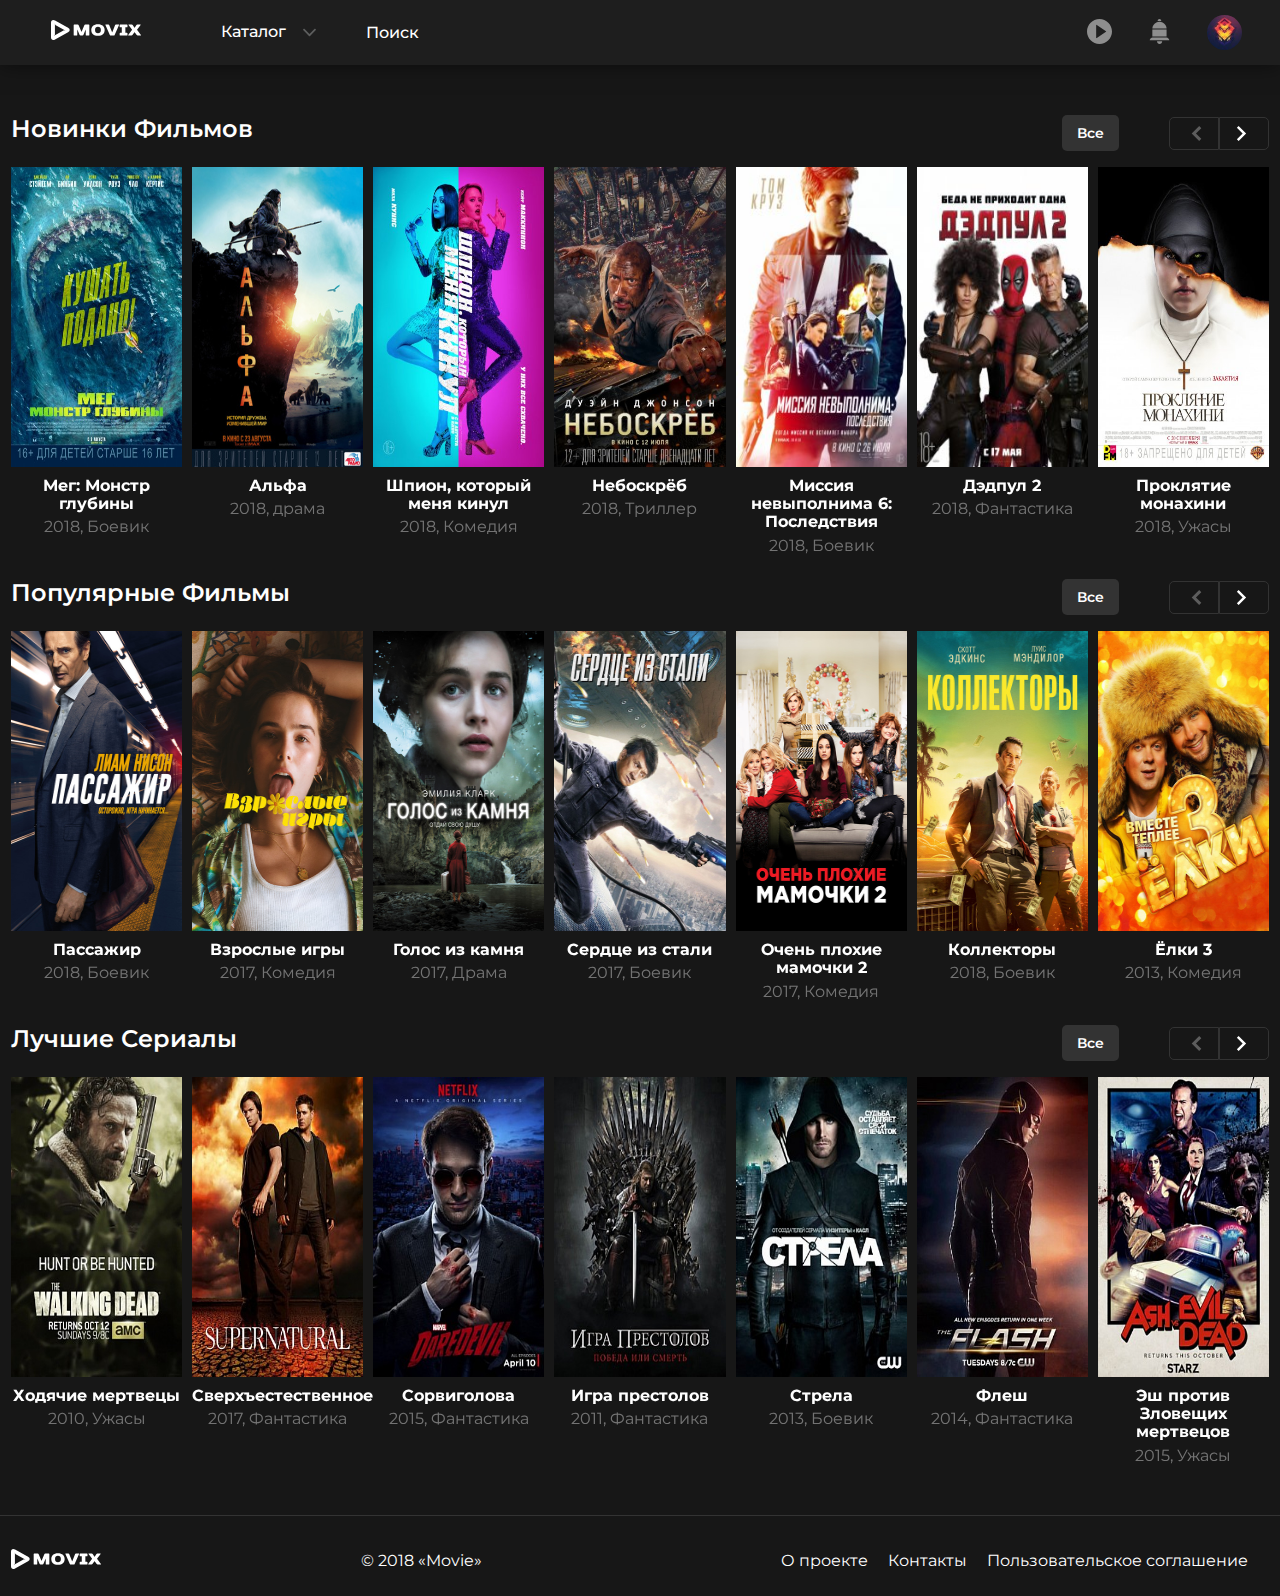
<file: index.html>
<!DOCTYPE html>
<html lang="ru">
<head>
    <meta charset="UTF-8">
    <meta http-equiv="X-UA-Compatible" content="ie=edge">
    <title>Movie</title>
    <meta content="width=1024, initial-scale=1.0, user-scalable=no, maximum-scale=1.0" name="viewport">
    <link href="https://fonts.googleapis.com/css?family=Montserrat:300,400,500,600,700,800,900&amp;subset=cyrillic" rel="stylesheet">
    <link rel="stylesheet" href="css/owl.carousel.min.css">
    <link rel="stylesheet" href="css/normalize.css">
    <link rel="stylesheet" href="css/main.css">
</head>
<body>

    <!--Шапка Сайта-->
    <header class="header">
        <div class="container__flex">
            <nav class="main__navigation">
             <div class="navigation__menu">
                <div class="header__logo_link header__logo">
                    <img src="img/logo.svg" alt="logo" class="logo__img" width="90" height="20">
                </div>
                <ul class="navigation">
                    <li class="button-dropdown"><a href="javascript:void(0)"  class="dropdown-toggle catalog nav__link">Каталог</a></a>

                        <div id="popup1" class="dropdown  dropdown__navigation-multi">
                            <ul class="dropdown__navigation">
                                <li><a href="#" class="dropdown__nav-link">Фильмы</a></li>
                                <li><a href="#" class="dropdown__nav-link">Сериалы</a></li>
                                <li><a href="#" class="dropdown__nav-link">Мультфильмы</a></li>
                                <li><a href="#" class="dropdown__nav-link">Аниме</a></li>
                                <div class="dropdown__hr"></div>
                                <li><a href="#" class="dropdown__nav-link">Подборки</a></li>
                                <li><a href="#" class="dropdown__nav-link">Фильтр</a></li>
                            </ul>
                            <ul class="dropdown__tab">
                                <li><a href="#" class="dropdown__tab-link dropdown__tab-link_active">Новинки</a></li>
                                <li><a href="#" class="dropdown__tab-link">Все жанры</a></li>
                                <li><a href="#" class="dropdown__tab-link">Экшн</a></li>
                                <li><a href="#" class="dropdown__tab-link">Военные</a></li>
                                <li><a href="#" class="dropdown__tab-link">Детективы</a></li>
                                <li><a href="#" class="dropdown__tab-link">Драмы</a></li>
                                <li><a href="#" class="dropdown__tab-link">Исторические</a></li>
                            </ul>
                             <ul class="dropdown__tab">
                                <li><a href="#" class="dropdown__tab-link">Комедии</a></li>
                                <li><a href="#" class="dropdown__tab-link">Меха</a></li>
                                <li><a href="#" class="dropdown__tab-link">Романтика</a></li>
                                <li><a href="#" class="dropdown__tab-link">Повседневность</a></li>
                                <li><a href="#" class="dropdown__tab-link">Приключения</a></li>
                                <li><a href="#" class="dropdown__tab-link">Семейные</a></li>
                                <li><a href="#" class="dropdown__tab-link">Спорт</a></li>
                            </ul>
                             <ul class="dropdown__tab">
                                <li><a href="#" class="dropdown__tab-link">Триллеры</a></li>
                                <li><a href="#" class="dropdown__tab-link">Ужасы</a></li>
                                <li><a href="#" class="dropdown__tab-link">Фантастика</a></li>
                                <li><a href="#" class="dropdown__tab-link">Фэнтези</a></li>
                                <li><a href="#" class="dropdown__tab-link">Этти</a></li>
                            </ul>
                        </div>
                      
                    </li>
                </ul>
                <form action="" class="search__form">
                    <input type="text" class="search__input" placeholder="Поиск">
                    <a href="#" class="search__icons"></a>
                </form>
             </div>
            <!-- /.navigation__menu -->
            <ul class="profile__navigation">
                <li><a href="#" class="profile__link profile__replay"></a></li>
                <li class="button-dropdown"><a href="javascript:void(0)" class="dropdown-toggle profile__link profile__notification"></a>
                    <div class="dropdown dropdown__notice">
                      <div class="dropdown__container">
                        <div class="dropdown__tabs-button">
                            <div class="btn__group">
                                <button class="btn btn__azure">Обновления</button>
                                <button class="btn btn__gray">События</button>
                            </div>
                        </div>
                        <div class="tabs__page">
                            <h4 class="tabs__page-text">Уведомлений пока нет</h4>
                            <p class="tabs__page-desc">Подпишитесь на любимые сериалы <br> и получайте уведомления о выходе<br> новых серий</p>
                        </div>
                      </div>
                      <!-- /.dropdown__container -->
                    </div>
                </li>
                <li class="button-dropdown">
                    <a href="javascript:void(0)" class="dropdown-toggle profile__link_a profile__avatar">
                     <img src="img/avatar.jpg" alt="avatar" class="avatar__img" width="35" height="35">
                </a>
                <div class="dropdown dropdown__profile">
                    <div class="dropdown__container">
                        <div class="profile">
                            <div class="profile__avatar">
                                <img src="img/avatar.jpg" alt="avatar" class="avatar__img" width="40" height="40">
                            </div>
                            <div class="profile__desc">
                                <div class="profile__name">
                                    <h4 class="profile__title">Cel</h4>
                                </div>
                                <div class="profile__email">
                                    <p class="profile__email-name">celweb@gmail.com</p>
                                </div>
                            </div>
                        </div>
                        <div class="profile__subscription">
                            <h4 class="sub__day">Осталось 0 дней</h4>
                            <div class="sub__progresbar"></div>
                            <a href="#" class="payment nav__drop-link">Оплата доступа</a>
                            <a href="#" class="bonuses nav__drop-link">Получить бонусные дни</a>
                        </div>
                        <div class="profile__drop-nav">
                            <ul class="nav__profile">
                                <li><a href="#" class="nav__drop-link">Смотрю сейчас</a></li>
                                <li><a href="#" class="nav__drop-link">Избранное</a></li>
                                <li><a href="#" class="nav__drop-link">Смотреть позже</a></li>
                                <li><a href="#" class="nav__drop-link">Просмотренное</a></li>
                                <li><a href="#" class="nav__drop-link">Подписки</a></li>
                            </ul>
                        </div>
                        <div class="profile__drop-bottom">
                            <ul class="nav__profile">
                                <li><a href="#" class="nav__drop-link">Подключить устройства </a></li>
                                <li><a href="#" class="nav__drop-link">Настройки</a></li>
                                <li><a href="#" class="nav__drop-link">Выход</a></li>
                            </ul>
                        </div>
                    </div>
                    <!-- /.dropdown__container -->
                </div>
            </li>
            </ul>
            <!-- /.profile__navigation -->
            </nav>
            <!-- /.main__navigation -->

        </div>
        <!-- /.container__flex -->
    </header>
    <!--/Шапка Сайта-->

    <!--Контент Сайта-->
  <main class="content">
      <div class="container__flex">
        <div class="movie__premiere">
            <a href="#" class="movie__premiere-link">
                <h3 class="movie__premiere-title">Новинки фильмов</h3>
            </a>
            <div class="owl-carousel owl-theme">
                <div class="movie__items">
                    <div class="movie__items-hover">
                        <div class="movie__items-mask movie__item-panel">
                            <p class="movie__item-quality">Высокое качество</p>
                            <div class="movie__item-play"></div>
                            <div class="movie__item__info">
                                <p class="movie__item-reiting">IMDb: 6,1</p>
                            </div>
                        </div>
                        <div class="movie__item-poster">
                        <img src="img/poster/1.jpg" alt="poster" class="poster__img" width="300" height="300">
                        </div>
                    </div>
                    <div class="movie__item-bottom">
                        <h4 class="movie__item-info movie__item-title">Мег: Монстр глубины</h4>
                        <p class="movie__item-info movie__item-years">2018,</p>
                        <p class="movie__item-info movie__item-category">Боевик</p>
                    </div>
                </div>
                <div class="movie__items">
                    <div class="movie__items-hover">
                        <div class="movie__items-mask movie__item-panel">
                            <p class="movie__item-quality">Высокое качество</p>
                            <div class="movie__item-play"></div>
                            <div class="movie__item__info">
                                <p class="movie__item-reiting">IMDb: 4,6</p>
                            </div>
                        </div>
                        <div class="movie__item-poster">
                        <img src="img/poster/2.jpg" alt="poster" class="poster__img" width="300" height="300">
                        </div>
                    </div>
                    <div class="movie__item-bottom">
                        <h4 class="movie__item-info movie__item-title">Альфа</h4>
                        <p class="movie__item-info movie__item-years">2018,</p>
                        <p class="movie__item-info movie__item-category">драма</p>
                    </div>
                </div>
                <div class="movie__items">
                    <div class="movie__items-hover">
                        <div class="movie__items-mask movie__item-panel">
                            <p class="movie__item-quality">Высокое качество</p>
                            <div class="movie__item-play"></div>
                            <div class="movie__item__info">
                                <p class="movie__item-reiting">IMDb: 6,2</p>
                            </div>
                        </div>
                        <div class="movie__item-poster">
                        <img src="img/poster/3.jpg" alt="poster" class="poster__img" width="300" height="300">
                        </div>
                    </div>
                    <div class="movie__item-bottom">
                        <h4 class="movie__item-info movie__item-title">Шпион, который меня кинул</h4>
                        <p class="movie__item-info movie__item-years">2018,</p>
                        <p class="movie__item-info movie__item-category">Комедия</p>
                    </div>
                </div>
                <div class="movie__items">
                    <div class="movie__items-hover">
                        <div class="movie__items-mask movie__item-panel">
                            <p class="movie__item-quality">Высокое качество</p>
                            <div class="movie__item-play"></div>
                            <div class="movie__item__info">
                                <p class="movie__item-reiting">IMDb: 6,1</p>
                            </div>
                        </div>
                        <div class="movie__item-poster">
                        <img src="img/poster/4.jpg" alt="poster" class="poster__img" width="300" height="300">
                        </div>
                    </div>
                    <div class="movie__item-bottom">
                        <h4 class="movie__item-info movie__item-title">Небоскрёб</h4>
                        <p class="movie__item-info movie__item-years">2018,</p>
                        <p class="movie__item-info movie__item-category">Триллер</p>
                    </div>
                </div>
                <div class="movie__items">
                    <div class="movie__items-hover">
                        <div class="movie__items-mask movie__item-panel">
                            <p class="movie__item-quality">Высокое качество</p>
                            <div class="movie__item-play"></div>
                            <div class="movie__item__info">
                                <p class="movie__item-reiting">IMDb: 8,1</p>
                            </div>
                        </div>
                        <div class="movie__item-poster">
                        <img src="img/poster/5.jpg" alt="poster" class="poster__img" width="300" height="300">
                        </div>
                    </div>
                    <div class="movie__item-bottom">
                        <h4 class="movie__item-info movie__item-title">Миссия невыполнима 6: Последствия</h4>
                        <p class="movie__item-info movie__item-years">2018,</p>
                        <p class="movie__item-info movie__item-category">Боевик</p>
                    </div>
                </div>
                <div class="movie__items">
                    <div class="movie__items-hover">
                        <div class="movie__items-mask movie__item-panel">
                            <p class="movie__item-quality">Высокое качество</p>
                            <div class="movie__item-play"></div>
                            <div class="movie__item__info">
                                <p class="movie__item-reiting">IMDb: 8,1</p>
                            </div>
                        </div>
                        <div class="movie__item-poster">
                        <img src="img/poster/6.jpg" alt="poster" class="poster__img" width="300" height="300">
                        </div>
                    </div>
                    <div class="movie__item-bottom">
                        <h4 class="movie__item-info movie__item-title">Дэдпул 2</h4>
                        <p class="movie__item-info movie__item-years">2018,</p>
                        <p class="movie__item-info movie__item-category">Фантастика</p>
                    </div>
                </div>
                <div class="movie__items">
                    <div class="movie__items-hover">
                        <div class="movie__items-mask movie__item-panel">
                            <p class="movie__item-quality">Высокое качество</p>
                            <div class="movie__item-play"></div>
                            <div class="movie__item__info">
                                <p class="movie__item-reiting">IMDb: 6,0</p>
                            </div>
                        </div>
                        <div class="movie__item-poster">
                        <img src="img/poster/7.jpg" alt="poster" class="poster__img" width="300" height="300">
                        </div>
                    </div>
                    <div class="movie__item-bottom">
                        <h4 class="movie__item-info movie__item-title">Проклятие монахини</h4>
                        <p class="movie__item-info movie__item-years">2018,</p>
                        <p class="movie__item-info movie__item-category">Ужасы</p>
                    </div>
                </div>
                <div class="movie__items">
                    <div class="movie__items-hover">
                        <div class="movie__items-mask movie__item-panel">
                            <p class="movie__item-quality">Высокое качество</p>
                            <div class="movie__item-play"></div>
                            <div class="movie__item__info">
                                <p class="movie__item-reiting">IMDb: 8,8</p>
                            </div>
                        </div>
                        <div class="movie__item-poster">
                        <img src="img/poster/8.jpg" alt="poster" class="poster__img" width="300" height="300">
                        </div>
                    </div>
                    <div class="movie__item-bottom">
                        <h4 class="movie__item-info movie__item-title">Мстители: Война бесконечности</h4>
                        <p class="movie__item-info movie__item-years">2018,</p>
                        <p class="movie__item-info movie__item-category">Фэнтези</p>
                    </div>
                </div>    
                <div class="movie__items">
                    <div class="movie__items-hover">
                        <div class="movie__items-mask movie__item-panel">
                            <p class="movie__item-quality">Высокое качество</p>
                            <div class="movie__item-play"></div>
                            <div class="movie__item__info">
                                <p class="movie__item-reiting">IMDb: 7,9</p>
                            </div>
                        </div>
                        <div class="movie__item-poster">
                        <img src="img/poster/9.jpg" alt="poster" class="poster__img" width="300" height="300">
                        </div>
                    </div>
                    <div class="movie__item-bottom">
                        <h4 class="movie__item-info movie__item-title">Хэллоуин</h4>
                        <p class="movie__item-info movie__item-years">2018,</p>
                        <p class="movie__item-info movie__item-category">Ужасы</p>
                    </div>
                </div>
                <div class="movie__items">
                    <div class="movie__items-hover">
                        <div class="movie__items-mask movie__item-panel">
                            <p class="movie__item-quality">Высокое качество</p>
                            <div class="movie__item-play"></div>
                            <div class="movie__item__info">
                                <p class="movie__item-reiting">IMDb: 7,1</p>
                            </div>
                        </div>
                        <div class="movie__item-poster">
                        <img src="img/poster/10.jpg" alt="poster" class="poster__img" width="300" height="300">
                        </div>
                    </div>
                    <div class="movie__item-bottom">
                        <h4 class="movie__item-info movie__item-title">Веном</h4>
                        <p class="movie__item-info  movie__item-years">2018,</p>
                        <p class="movie__item-info movie__item-category">Фантастика</p>
                    </div>
                </div>                                          
            </div>
            <a href="#" class="btn btn__all">Все</a>
        </div>
        <!-- /.movie__premiere -->
        <div class="movie__premiere">
                <a href="#" class="movie__premiere-link">
                    <h3 class="movie__premiere-title">Популярные фильмы</h3>
                </a>
                <div class="owl-carousel owl-theme">
                    <div class="movie__items">
                        <div class="movie__items-hover">
                            <div class="movie__items-mask movie__item-panel">
                                <p class="movie__item-quality">Высокое качество</p>
                                <div class="movie__item-play"></div>
                                <div class="movie__item__info">
                                    <p class="movie__item-reiting">IMDb: 6,1</p>
                                </div>
                            </div>
                            <div class="movie__item-poster">
                            <img src="img/poster/12.jpg" alt="poster" class="poster__img" width="300" height="300">
                            </div>
                        </div>
                        <div class="movie__item-bottom">
                            <h4 class="movie__item-info movie__item-title">Пассажир</h4>
                            <p class="movie__item-info movie__item-years">2018,</p>
                            <p class="movie__item-info movie__item-category">Боевик</p>
                        </div>
                    </div>
                    <div class="movie__items">
                        <div class="movie__items-hover">
                            <div class="movie__items-mask movie__item-panel">
                                <p class="movie__item-quality">Высокое качество</p>
                                <div class="movie__item-play"></div>
                                <div class="movie__item__info">
                                    <p class="movie__item-reiting">IMDb: 4,6</p>
                                </div>
                            </div>
                            <div class="movie__item-poster">
                            <img src="img/poster/13.jpg" alt="poster" class="poster__img" width="300" height="300">
                            </div>
                        </div>
                        <div class="movie__item-bottom">
                            <h4 class="movie__item-info movie__item-title">Взрослые игры</h4>
                            <p class="movie__item-info movie__item-years">2017,</p>
                            <p class="movie__item-info movie__item-category">Комедия</p>
                        </div>
                    </div>
                    <div class="movie__items">
                        <div class="movie__items-hover">
                            <div class="movie__items-mask movie__item-panel">
                                <p class="movie__item-quality">Высокое качество</p>
                                <div class="movie__item-play"></div>
                                <div class="movie__item__info">
                                    <p class="movie__item-reiting">IMDb: 6,2</p>
                                </div>
                            </div>
                            <div class="movie__item-poster">
                            <img src="img/poster/14.jpg" alt="poster" class="poster__img" width="300" height="300">
                            </div>
                        </div>
                        <div class="movie__item-bottom">
                            <h4 class="movie__item-info movie__item-title">Голос из камня</h4>
                            <p class="movie__item-info movie__item-years">2017,</p>
                            <p class="movie__item-info movie__item-category">Драма</p>
                        </div>
                    </div>
                    <div class="movie__items">
                        <div class="movie__items-hover">
                            <div class="movie__items-mask movie__item-panel">
                                <p class="movie__item-quality">Высокое качество</p>
                                <div class="movie__item-play"></div>
                                <div class="movie__item__info">
                                    <p class="movie__item-reiting">IMDb: 6,1</p>
                                </div>
                            </div>
                            <div class="movie__item-poster">
                            <img src="img/poster/15.jpg" alt="poster" class="poster__img" width="300" height="300">
                            </div>
                        </div>
                        <div class="movie__item-bottom">
                            <h4 class="movie__item-info movie__item-title">Сердце из стали</h4>
                            <p class="movie__item-info movie__item-years">2017,</p>
                            <p class="movie__item-info movie__item-category">Боевик</p>
                        </div>
                    </div>
                    <div class="movie__items">
                        <div class="movie__items-hover">
                            <div class="movie__items-mask movie__item-panel">
                                <p class="movie__item-quality">Высокое качество</p>
                                <div class="movie__item-play"></div>
                                <div class="movie__item__info">
                                    <p class="movie__item-reiting">IMDb: 8,1</p>
                                </div>
                            </div>
                            <div class="movie__item-poster">
                            <img src="img/poster/16.jpg" alt="poster" class="poster__img" width="300" height="300">
                            </div>
                        </div>
                        <div class="movie__item-bottom">
                            <h4 class="movie__item-info movie__item-title">Очень плохие мамочки 2</h4>
                            <p class="movie__item-info movie__item-years">2017,</p>
                            <p class="movie__item-info movie__item-category">Комедия</p>
                        </div>
                    </div>
                    <div class="movie__items">
                        <div class="movie__items-hover">
                            <div class="movie__items-mask movie__item-panel">
                                <p class="movie__item-quality">Высокое качество</p>
                                <div class="movie__item-play"></div>
                                <div class="movie__item__info">
                                    <p class="movie__item-reiting">IMDb: 8,1</p>
                                </div>
                            </div>
                            <div class="movie__item-poster">
                            <img src="img/poster/17.jpg" alt="poster" class="poster__img" width="300" height="300">
                            </div>
                        </div>
                        <div class="movie__item-bottom">
                            <h4 class="movie__item-info movie__item-title">Коллекторы</h4>
                            <p class="movie__item-info movie__item-years">2018,</p>
                            <p class="movie__item-info movie__item-category">Боевик</p>
                        </div>
                    </div>
                    <div class="movie__items">
                        <div class="movie__items-hover">
                            <div class="movie__items-mask movie__item-panel">
                                <p class="movie__item-quality">Высокое качество</p>
                                <div class="movie__item-play"></div>
                                <div class="movie__item__info">
                                    <p class="movie__item-reiting">IMDb: 6,0</p>
                                </div>
                            </div>
                            <div class="movie__item-poster">
                            <img src="img/poster/18.jpg" alt="poster" class="poster__img" width="300" height="300">
                            </div>
                        </div>
                        <div class="movie__item-bottom">
                            <h4 class="movie__item-info movie__item-title">Ёлки 3</h4>
                            <p class="movie__item-info movie__item-years">2013,</p>
                            <p class="movie__item-info movie__item-category">Комедия</p>
                        </div>
                    </div>
                    <div class="movie__items">
                        <div class="movie__items-hover">
                            <div class="movie__items-mask movie__item-panel">
                                <p class="movie__item-quality">Высокое качество</p>
                                <div class="movie__item-play"></div>
                                <div class="movie__item__info">
                                    <p class="movie__item-reiting">IMDb: 8,8</p>
                                </div>
                            </div>
                            <div class="movie__item-poster">
                            <img src="img/poster/19.jpg" alt="poster" class="poster__img" width="300" height="300">
                            </div>
                        </div>
                        <div class="movie__item-bottom">
                            <h4 class="movie__item-info movie__item-title">Голодные Игры</h4>
                            <p class="movie__item-info movie__item-years">2012,</p>
                            <p class="movie__item-info movie__item-category">Фэнтастика</p>
                        </div>
                    </div>    
                    <div class="movie__items">
                        <div class="movie__items-hover">
                            <div class="movie__items-mask movie__item-panel">
                                <p class="movie__item-quality">Высокое качество</p>
                                <div class="movie__item-play"></div>
                                <div class="movie__item__info">
                                    <p class="movie__item-reiting">IMDb: 7,9</p>
                                </div>
                            </div>
                            <div class="movie__item-poster">
                            <img src="img/poster/20.jpg" alt="poster" class="poster__img" width="300" height="300">
                            </div>
                        </div>
                        <div class="movie__item-bottom">
                            <h4 class="movie__item-info movie__item-title">Женщина в черном</h4>
                            <p class="movie__item-info movie__item-years">2012,</p>
                            <p class="movie__item-info movie__item-category">Ужасы</p>
                        </div>
                    </div>
                    <div class="movie__items">
                        <div class="movie__items-hover">
                            <div class="movie__items-mask movie__item-panel">
                                <p class="movie__item-quality">Высокое качество</p>
                                <div class="movie__item-play"></div>
                                <div class="movie__item__info">
                                    <p class="movie__item-reiting">IMDb: 7,1</p>
                                </div>
                            </div>
                            <div class="movie__item-poster">
                            <img src="img/poster/21.jpg" alt="poster" class="poster__img" width="300" height="300">
                            </div>
                        </div>
                        <div class="movie__item-bottom">
                            <h4 class="movie__item-info movie__item-title">Офисный беспредел</h4>
                            <p class="movie__item-info  movie__item-years">2018,</p>
                            <p class="movie__item-info movie__item-category">Комедия</p>
                        </div>
                    </div>                                          
                </div>
                <a href="#" class="btn btn__all">Все</a>
            </div>
            <!-- /.movie__premiere -->
            <div class="movie__premiere">
                <a href="#" class="movie__premiere-link">
                    <h3 class="movie__premiere-title">Лучшие сериалы</h3>
                </a>
                <div class="owl-carousel owl-theme">
                    <div class="movie__items">
                        <div class="movie__items-hover">
                            <div class="movie__items-mask movie__item-panel">
                                <p class="movie__item-quality">Высокое качество</p>
                                <div class="movie__item-play"></div>
                                <div class="movie__item__info">
                                    <p class="movie__item-reiting">IMDb: 6,1</p>
                                </div>
                            </div>
                            <div class="movie__item-poster">
                            <img src="img/poster/22.jpg" alt="poster" class="poster__img" width="300" height="300">
                            </div>
                        </div>
                        <div class="movie__item-bottom">
                            <h4 class="movie__item-info movie__item-title">Ходячие мертвецы</h4>
                            <p class="movie__item-info movie__item-years">2010,</p>
                            <p class="movie__item-info movie__item-category">Ужасы</p>
                        </div>
                    </div>
                    <div class="movie__items">
                        <div class="movie__items-hover">
                            <div class="movie__items-mask movie__item-panel">
                                <p class="movie__item-quality">Высокое качество</p>
                                <div class="movie__item-play"></div>
                                <div class="movie__item__info">
                                    <p class="movie__item-reiting">IMDb: 4,6</p>
                                </div>
                            </div>
                            <div class="movie__item-poster">
                            <img src="img/poster/23.jpg" alt="poster" class="poster__img" width="300" height="300">
                            </div>
                        </div>
                        <div class="movie__item-bottom">
                            <h4 class="movie__item-info movie__item-title">Сверхъестественное</h4>
                            <p class="movie__item-info movie__item-years">2017,</p>
                            <p class="movie__item-info movie__item-category">Фантастика</p>
                        </div>
                    </div>
                    <div class="movie__items">
                        <div class="movie__items-hover">
                            <div class="movie__items-mask movie__item-panel">
                                <p class="movie__item-quality">Высокое качество</p>
                                <div class="movie__item-play"></div>
                                <div class="movie__item__info">
                                    <p class="movie__item-reiting">IMDb: 6,2</p>
                                </div>
                            </div>
                            <div class="movie__item-poster">
                            <img src="img/poster/24.jpg" alt="poster" class="poster__img" width="300" height="300">
                            </div>
                        </div>
                        <div class="movie__item-bottom">
                            <h4 class="movie__item-info movie__item-title">Сорвиголова</h4>
                            <p class="movie__item-info movie__item-years">2015,</p>
                            <p class="movie__item-info movie__item-category">Фантастика</p>
                        </div>
                    </div>
                    <div class="movie__items">
                        <div class="movie__items-hover">
                            <div class="movie__items-mask movie__item-panel">
                                <p class="movie__item-quality">Высокое качество</p>
                                <div class="movie__item-play"></div>
                                <div class="movie__item__info">
                                    <p class="movie__item-reiting">IMDb: 6,1</p>
                                </div>
                            </div>
                            <div class="movie__item-poster">
                            <img src="img/poster/25.jpg" alt="poster" class="poster__img" width="300" height="300">
                            </div>
                        </div>
                        <div class="movie__item-bottom">
                            <h4 class="movie__item-info movie__item-title">Игра престолов</h4>
                            <p class="movie__item-info movie__item-years">2011,</p>
                            <p class="movie__item-info movie__item-category">Фантастика</p>
                        </div>
                    </div>
                    <div class="movie__items">
                        <div class="movie__items-hover">
                            <div class="movie__items-mask movie__item-panel">
                                <p class="movie__item-quality">Высокое качество</p>
                                <div class="movie__item-play"></div>
                                <div class="movie__item__info">
                                    <p class="movie__item-reiting">IMDb: 8,1</p>
                                </div>
                            </div>
                            <div class="movie__item-poster">
                            <img src="img/poster/26.jpg" alt="poster" class="poster__img" width="300" height="300">
                            </div>
                        </div>
                        <div class="movie__item-bottom">
                            <h4 class="movie__item-info movie__item-title">Стрела</h4>
                            <p class="movie__item-info movie__item-years">2013,</p>
                            <p class="movie__item-info movie__item-category">Боевик</p>
                        </div>
                    </div>
                    <div class="movie__items">
                        <div class="movie__items-hover">
                            <div class="movie__items-mask movie__item-panel">
                                <p class="movie__item-quality">Высокое качество</p>
                                <div class="movie__item-play"></div>
                                <div class="movie__item__info">
                                    <p class="movie__item-reiting">IMDb: 8,1</p>
                                </div>
                            </div>
                            <div class="movie__item-poster">
                            <img src="img/poster/27.jpg" alt="poster" class="poster__img" width="300" height="300">
                            </div>
                        </div>
                        <div class="movie__item-bottom">
                            <h4 class="movie__item-info movie__item-title">Флеш</h4>
                            <p class="movie__item-info movie__item-years">2014,</p>
                            <p class="movie__item-info movie__item-category">Фантастика</p>
                        </div>
                    </div>
                    <div class="movie__items">
                        <div class="movie__items-hover">
                            <div class="movie__items-mask movie__item-panel">
                                <p class="movie__item-quality">Высокое качество</p>
                                <div class="movie__item-play"></div>
                                <div class="movie__item__info">
                                    <p class="movie__item-reiting">IMDb: 6,0</p>
                                </div>
                            </div>
                            <div class="movie__item-poster">
                            <img src="img/poster/28.jpg" alt="poster" class="poster__img" width="300" height="300">
                            </div>
                        </div>
                        <div class="movie__item-bottom">
                            <h4 class="movie__item-info movie__item-title">Эш против Зловещих мертвецов</h4>
                            <p class="movie__item-info movie__item-years">2015,</p>
                            <p class="movie__item-info movie__item-category">Ужасы</p>
                        </div>
                    </div>
                    <div class="movie__items">
                        <div class="movie__items-hover">
                            <div class="movie__items-mask movie__item-panel">
                                <p class="movie__item-quality">Высокое качество</p>
                                <div class="movie__item-play"></div>
                                <div class="movie__item__info">
                                    <p class="movie__item-reiting">IMDb: 8,8</p>
                                </div>
                            </div>
                            <div class="movie__item-poster">
                            <img src="img/poster/29.jpg" alt="poster" class="poster__img" width="300" height="300">
                            </div>
                        </div>
                        <div class="movie__item-bottom">
                            <h4 class="movie__item-info movie__item-title">Викинги</h4>
                            <p class="movie__item-info movie__item-years">2013,</p>
                            <p class="movie__item-info movie__item-category">Боевик</p>
                        </div>
                    </div>    
                    <div class="movie__items">
                        <div class="movie__items-hover">
                            <div class="movie__items-mask movie__item-panel">
                                <p class="movie__item-quality">Высокое качество</p>
                                <div class="movie__item-play"></div>
                                <div class="movie__item__info">
                                    <p class="movie__item-reiting">IMDb: 7,9</p>
                                </div>
                            </div>
                            <div class="movie__item-poster">
                            <img src="img/poster/30.jpg" alt="poster" class="poster__img" width="300" height="300">
                            </div>
                        </div>
                        <div class="movie__item-bottom">
                            <h4 class="movie__item-info movie__item-title">Бойтесь ходячих мертвецов</h4>
                            <p class="movie__item-info movie__item-years">2015,</p>
                            <p class="movie__item-info movie__item-category">Ужасы</p>
                        </div>
                    </div>
                    <div class="movie__items">
                        <div class="movie__items-hover">
                            <div class="movie__items-mask movie__item-panel">
                                <p class="movie__item-quality">Высокое качество</p>
                                <div class="movie__item-play"></div>
                                <div class="movie__item__info">
                                    <p class="movie__item-reiting">IMDb: 7,1</p>
                                </div>
                            </div>
                            <div class="movie__item-poster">
                            <img src="img/poster/31.jpg" alt="poster" class="poster__img" width="300" height="300">
                            </div>
                        </div>
                        <div class="movie__item-bottom">
                            <h4 class="movie__item-info movie__item-title">Последний человек на Земле</h4>
                            <p class="movie__item-info  movie__item-years">2015,</p>
                            <p class="movie__item-info movie__item-category">Комедия</p>
                        </div>
                    </div>                                          
                </div>
                <a href="#" class="btn btn__all">Все</a>
            </div>
            <!-- /.movie__premiere -->
    </div>
  </main>
    <!--/Контент Сайта-->

    <!--Футер Сайта-->
    <footer class="footer">
        <div class="container__flex">
            <div class="footer__navigation">
               <div class="footer__logo">
                   <img src="img/logo.svg" alt="logo" class="f__logo" width="90" height="20">
               </div>
                <div class="footer__copyright">
                    <p class="copyright__link">© 2018 «Movie»</p>
                </div>
                <ul class="footer__menu">
                    <li><a href="#" class="f__menu-link">О проекте</a></li>
                    <li><a href="#" class="f__menu-link">Контакты</a></li>
                    <li><a href="#" class="f__menu-link">Пользовательское соглашение</a></li>
                </ul>
            </div>
            <!-- /.footer__navigation -->
        </div>
    </footer>
    <!--/Футер Сайта-->

    

    <script src="https://ajax.googleapis.com/ajax/libs/jquery/3.3.1/jquery.min.js"></script>
    <script src="js/dropdown.js"></script>
    <script src="js/header-fixed.js"></script>
    <script src="js/owl.carousel.min.js"></script>
    <script>
        $('.owl-carousel').owlCarousel({
    loop:false,
    dots:false,
    mouseDrag:false,
    touchDrag:false,
    navText: [
  '<span class="arrow-owl arrow-left"></span>',
  '<span class="arrow-owl arrow-right"></span>'
],
    margin:10,
    nav:true,
    responsive:{
        0:{
            items:7
        },
        600:{
            items:7
        },
        1000:{
            items:7
        }
    }
})
    </script>
</body>
</html>
</file>
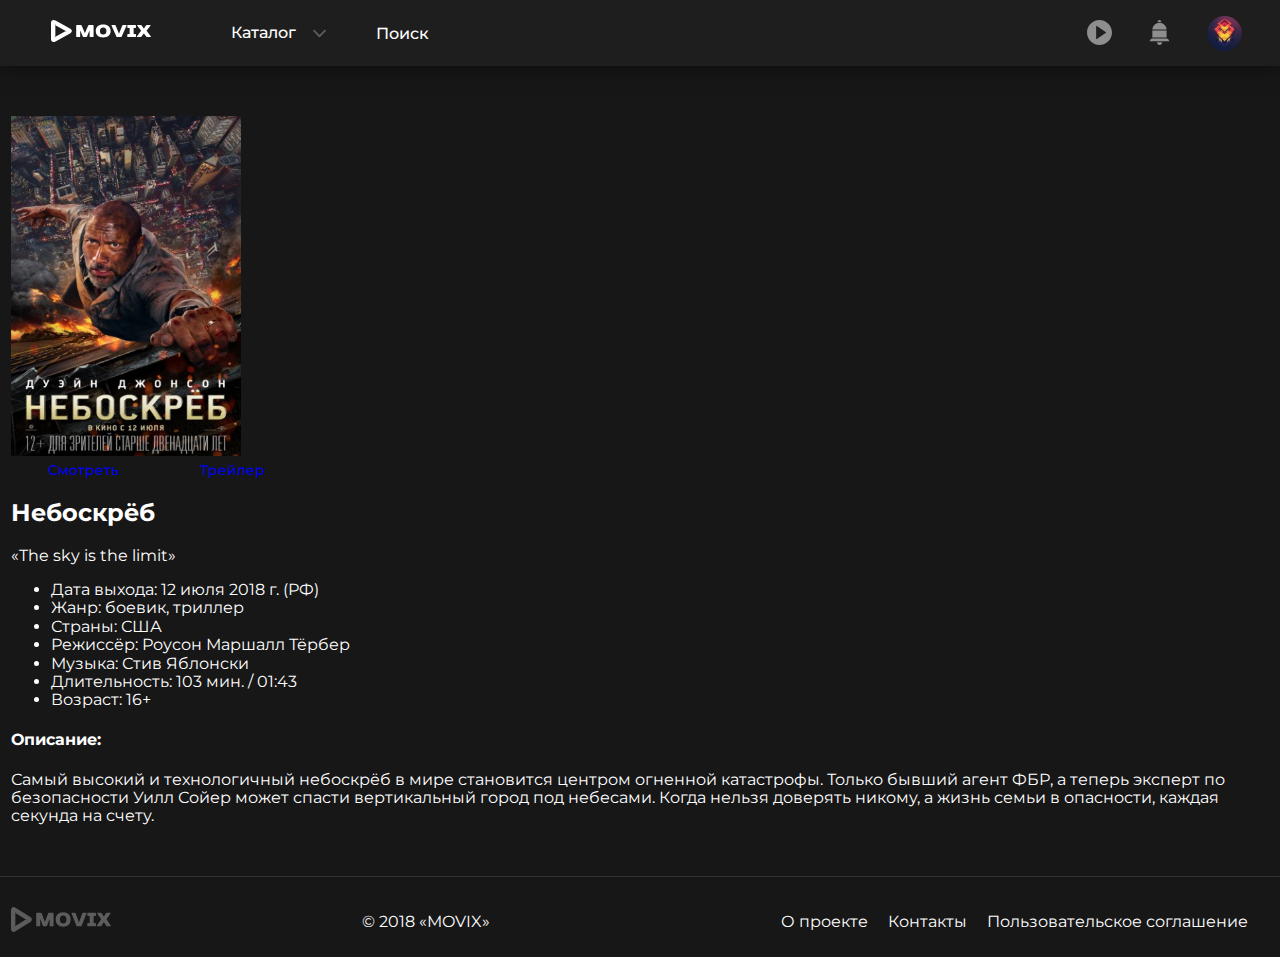
<file: movie-full.html>
<!DOCTYPE html>
<html lang="ru">
<head>
    <meta charset="UTF-8">
    <meta http-equiv="X-UA-Compatible" content="ie=edge">
    <title>Movie</title>
    <meta content="width=1024, initial-scale=1.0, user-scalable=no, maximum-scale=1.0" name="viewport">
    <link href="https://fonts.googleapis.com/css?family=Montserrat:300,400,500,600,700,800,900&amp;subset=cyrillic" rel="stylesheet">
    <link rel="stylesheet" href="css/owl.carousel.min.css">
    <link rel="stylesheet" href="css/normalize.css">
    <link rel="stylesheet" href="css/main.css">
</head>
<body>

    <!--Шапка Сайта-->
    <header class="header">
        <div class="container__flex">
            <nav class="main__navigation">
             <div class="navigation__menu">
                <div class="header__logo_link header__logo">
                    <a href="index.html" class="logo__link">
                        <img src="img/logo.svg" alt="logo" class="logo__img" width="100" height="22">
                    </a>
                </div>
                <ul class="navigation">
                    <li class="button-dropdown"><a href="javascript:void(0)"  class="dropdown-toggle catalog nav__link">Каталог</a></a>

                        <div id="popup1" class="dropdown  dropdown__navigation-multi">
                            <ul class="dropdown__navigation">
                                <li><a href="movie.html" class="dropdown__nav-link">Фильмы</a></li>
                                <li><a href="#" class="dropdown__nav-link">Сериалы</a></li>
                                <li><a href="#" class="dropdown__nav-link">Мультфильмы</a></li>
                                <li><a href="#" class="dropdown__nav-link">Аниме</a></li>
                                <div class="dropdown__hr"></div>
                                <li><a href="#" class="dropdown__nav-link">Подборки</a></li>
                                <li><a href="#" class="dropdown__nav-link">Фильтр</a></li>
                            </ul>
                            <ul class="dropdown__tab">
                                <li><a href="#" class="dropdown__tab-link dropdown__tab-link_active">Новинки</a></li>
                                <li><a href="#" class="dropdown__tab-link">Все жанры</a></li>
                                <li><a href="#" class="dropdown__tab-link">Экшн</a></li>
                                <li><a href="#" class="dropdown__tab-link">Военные</a></li>
                                <li><a href="#" class="dropdown__tab-link">Детективы</a></li>
                                <li><a href="#" class="dropdown__tab-link">Драмы</a></li>
                                <li><a href="#" class="dropdown__tab-link">Исторические</a></li>
                            </ul>
                             <ul class="dropdown__tab">
                                <li><a href="#" class="dropdown__tab-link">Комедии</a></li>
                                <li><a href="#" class="dropdown__tab-link">Меха</a></li>
                                <li><a href="#" class="dropdown__tab-link">Романтика</a></li>
                                <li><a href="#" class="dropdown__tab-link">Повседневность</a></li>
                                <li><a href="#" class="dropdown__tab-link">Приключения</a></li>
                                <li><a href="#" class="dropdown__tab-link">Семейные</a></li>
                                <li><a href="#" class="dropdown__tab-link">Спорт</a></li>
                            </ul>
                             <ul class="dropdown__tab">
                                <li><a href="#" class="dropdown__tab-link">Триллеры</a></li>
                                <li><a href="#" class="dropdown__tab-link">Ужасы</a></li>
                                <li><a href="#" class="dropdown__tab-link">Фантастика</a></li>
                                <li><a href="#" class="dropdown__tab-link">Фэнтези</a></li>
                                <li><a href="#" class="dropdown__tab-link">Этти</a></li>
                            </ul>
                        </div>
                      
                    </li>
                </ul>
                <form action="" id="seek-torrent" class="search__form">
                    <input type="text" class="seek-torrent search__input" placeholder="Поиск">
                    <a href="#" class="search__icons"></a>
                </form>
             </div>
            <!-- /.navigation__menu -->
            <ul class="profile__navigation">
                <li><a href="#" class="profile__link profile__replay"></a></li>
                <li class="button-dropdown"><a href="javascript:void(0)" class="dropdown-toggle profile__link profile__notification"></a>
                    <div class="dropdown dropdown__notice">
                      <div class="dropdown__container">
                        <div class="dropdown__tabs-button">
                            <div class="btn__group">
                                <button class="btn btn__azure">Обновления</button>
                                <button class="btn btn__gray">События</button>
                            </div>
                        </div>
                        <div class="tabs__page">
                            <h4 class="tabs__page-text">Уведомлений пока нет</h4>
                            <p class="tabs__page-desc">Подпишитесь на любимые сериалы <br> и получайте уведомления о выходе<br> новых серий</p>
                        </div>
                      </div>
                      <!-- /.dropdown__container -->
                    </div>
                </li>
                <li class="button-dropdown">
                    <a href="javascript:void(0)" class="dropdown-toggle profile__link_a profile__avatar">
                     <img src="img/avatar.jpg" alt="avatar" class="avatar__img" width="35" height="35">
                </a>
                <div class="dropdown dropdown__profile">
                    <div class="dropdown__container">
                        <div class="profile">
                            <div class="profile__avatar">
                                <img src="img/avatar.jpg" alt="avatar" class="avatar__img" width="40" height="40">
                            </div>
                            <div class="profile__desc">
                                <div class="profile__name">
                                    <h4 class="profile__title">Cel</h4>
                                </div>
                                <div class="profile__email">
                                    <p class="profile__email-name">celweb@gmail.com</p>
                                </div>
                            </div>
                        </div>
                        <div class="profile__subscription">
                            <h4 class="sub__day">Осталось 0 дней</h4>
                            <div class="sub__progresbar"></div>
                            <a href="#" class="payment nav__drop-link">Оплата доступа</a>
                            <a href="#" class="bonuses nav__drop-link">Получить бонусные дни</a>
                        </div>
                        <div class="profile__drop-nav">
                            <ul class="nav__profile">
                                <li><a href="#" class="nav__drop-link">Смотрю сейчас</a></li>
                                <li><a href="#" class="nav__drop-link">Избранное</a></li>
                                <li><a href="#" class="nav__drop-link">Смотреть позже</a></li>
                                <li><a href="#" class="nav__drop-link">Просмотренное</a></li>
                                <li><a href="#" class="nav__drop-link">Подписки</a></li>
                            </ul>
                        </div>
                        <div class="profile__drop-bottom">
                            <ul class="nav__profile">
                                <li><a href="#" class="nav__drop-link">Подключить устройства </a></li>
                                <li><a href="#" class="nav__drop-link">Настройки</a></li>
                                <li><a href="#" class="nav__drop-link">Выход</a></li>
                            </ul>
                        </div>
                    </div>
                    <!-- /.dropdown__container -->
                </div>
            </li>
            </ul>
            <!-- /.profile__navigation -->
            </nav>
            <!-- /.main__navigation -->

        </div>
        <!-- /.container__flex -->
    </header>
    <!--/Шапка Сайта-->

    <!--Контент Сайта-->
<main class="content">
        <div class="container__flex">
            <div class="movie__full-info">
               <div class="movie__full-left">
                   <img src="img/poster/4.jpg" alt="poster" class="poster__full" width="230" height="340">
                    <div class="movie__full-watch">
                        <a href="#" class="btn movie__watch-full">Смотреть</a>
                        <a href="#" class="btn movie__watch-trailer">Трейлер</a>
                    </div>
               </div>
               <!-- /.movie__full-left -->
               <div class="movie__full-right">
                    <h2 class="movie__full-title">Небоскрёб</h2>
                    <p class="movie__full-name">«The sky is the limit»</p>
                    <ul class="movie_full-info">
                            <li><a class="movie__info-link">Дата выхода:<span> 12 июля 2018 г. (РФ)</span></a></li>
                            <li><a class="movie__info-link">Жанр:<span> боевик, триллер</span></a></li>
                            <li><a class="movie__info-link">Страны:<span> США</span></a></li>
                            <li><a class="movie__info-link">Режиссёр:<span> Роусон Маршалл Тёрбер</span></a></li>
                            <li><a class="movie__info-link">Музыка:<span> Стив Яблонски</span></a></li>
                            <li><a class="movie__info-link">Длительность:<span> 103 мин. / 01:43</span></a></li>
                            <li><a class="movie__info-link">Возраст:<span> 16+</span></a></li>
                        </ul>
                      <h4 class="desc">Описание:</h4>
                    <p class="movie__desc">Самый высокий и технологичный небоскрёб в мире становится центром огненной катастрофы. Только бывший агент ФБР, а теперь эксперт по безопасности Уилл Сойер может спасти вертикальный город под небесами. Когда нельзя доверять никому, а жизнь семьи в опасности, каждая секунда на счету.</p>
                    
               </div>
               <!-- /.movie__full-right -->
            </div>
            <!-- /.movie__full-info -->
        </div>
</main>
<!--/Контент Сайта-->

    <!--Футер Сайта-->
    <footer class="footer">
        <div class="container__flex">
            <div class="footer__navigation">
               <div class="footer__logo">
                   <img src="img/logo-f.svg" alt="logo" class="f__logo" width="100" height="25">
               </div>
                <div class="footer__copyright">
                    <p class="copyright__link">© 2018 «MOVIX»</p>
                </div>
                <ul class="footer__menu">
                    <li><a href="#" class="f__menu-link">О проекте</a></li>
                    <li><a href="#" class="f__menu-link">Контакты</a></li>
                    <li><a href="#" class="f__menu-link">Пользовательское соглашение</a></li>
                </ul>
            </div>
            <!-- /.footer__navigation -->
        </div>
    </footer>
    <!--/Футер Сайта-->

    

    <script src="https://ajax.googleapis.com/ajax/libs/jquery/3.3.1/jquery.min.js"></script>
    <script src="js/dropdown.js"></script>
    <script src="js/header-fixed.js"></script>
    <script src="js/owl.carousel.min.js"></script>
    <script>
        $('.owl-carousel').owlCarousel({
    loop:false,
    dots:false,
    mouseDrag:false,
    touchDrag:false,
    navText: [
  '<span class="arrow-owl arrow-left"></span>',
  '<span class="arrow-owl arrow-right"></span>'
],
    margin:10,
    nav:true,
    responsive:{
        0:{
            items:7
        },
        600:{
            items:7
        },
        1000:{
            items:7
        }
    }
})
    </script>
</body>
</html>
</file>
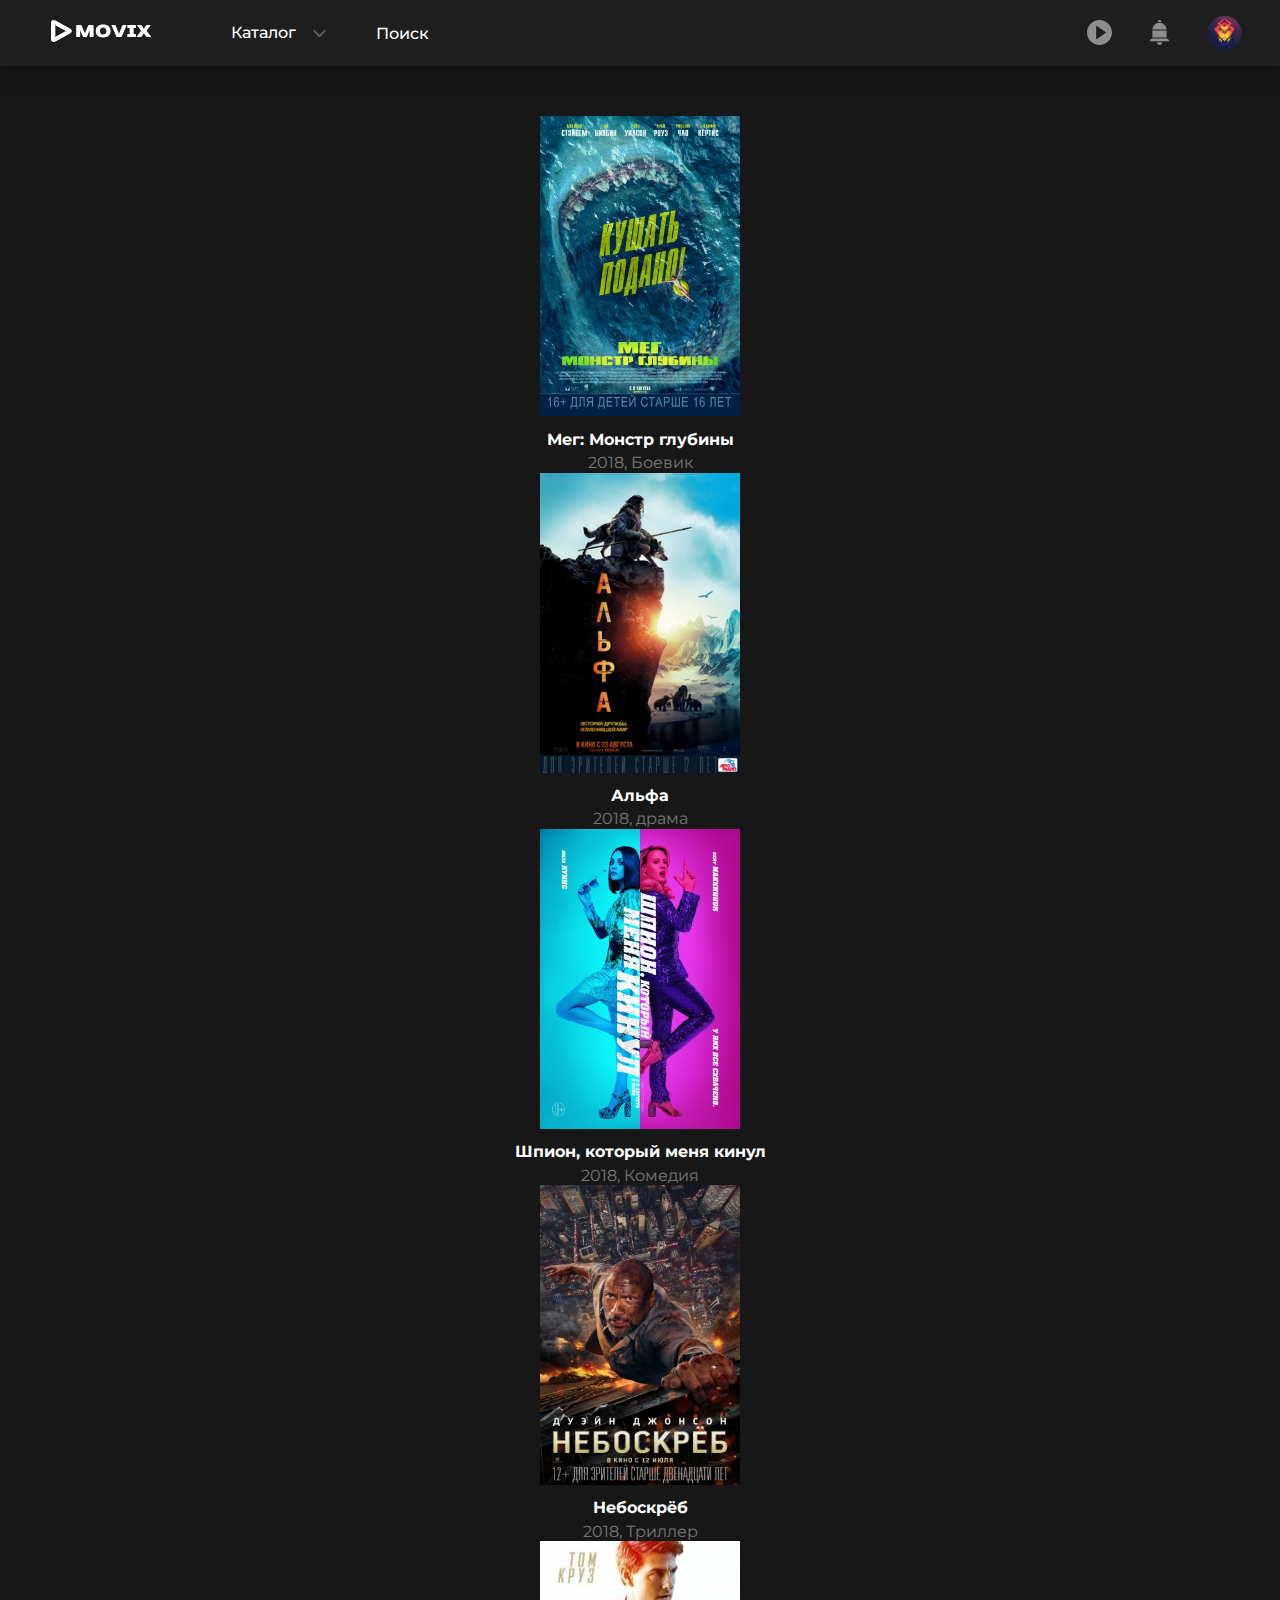
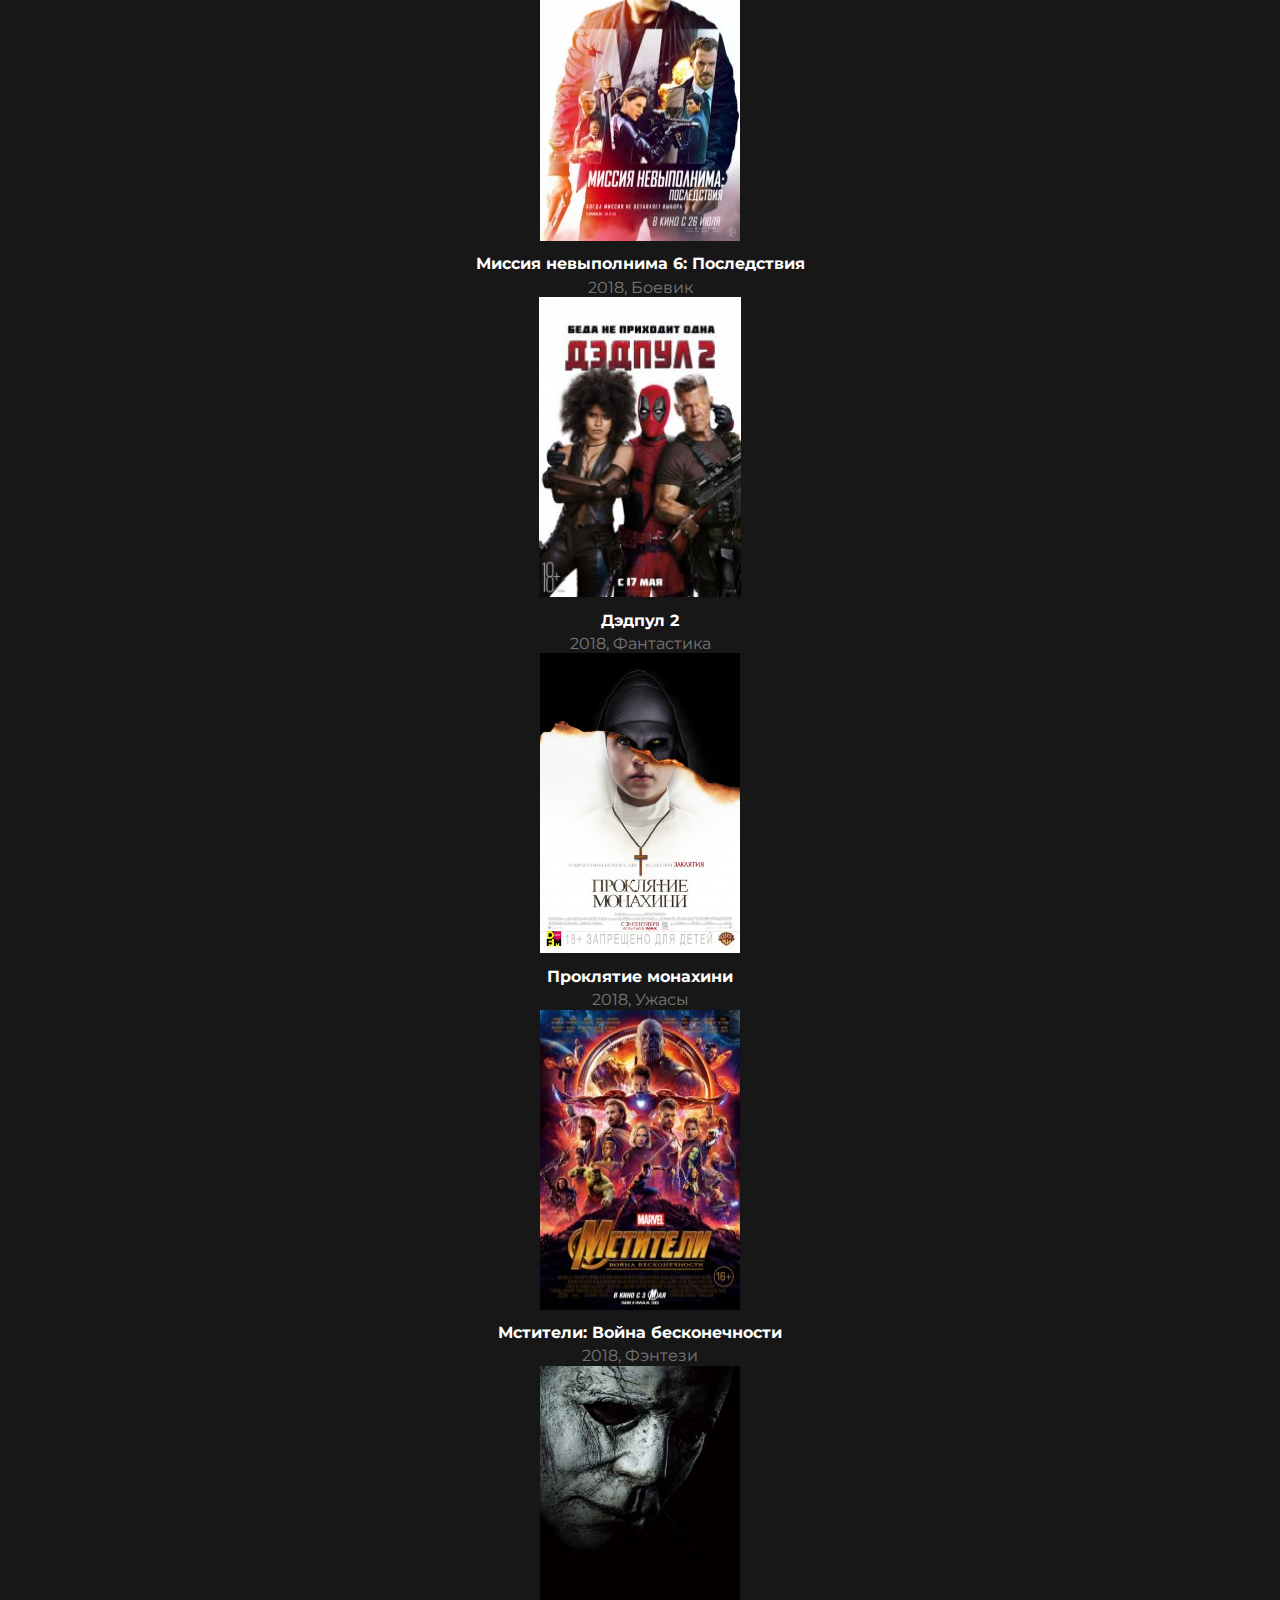
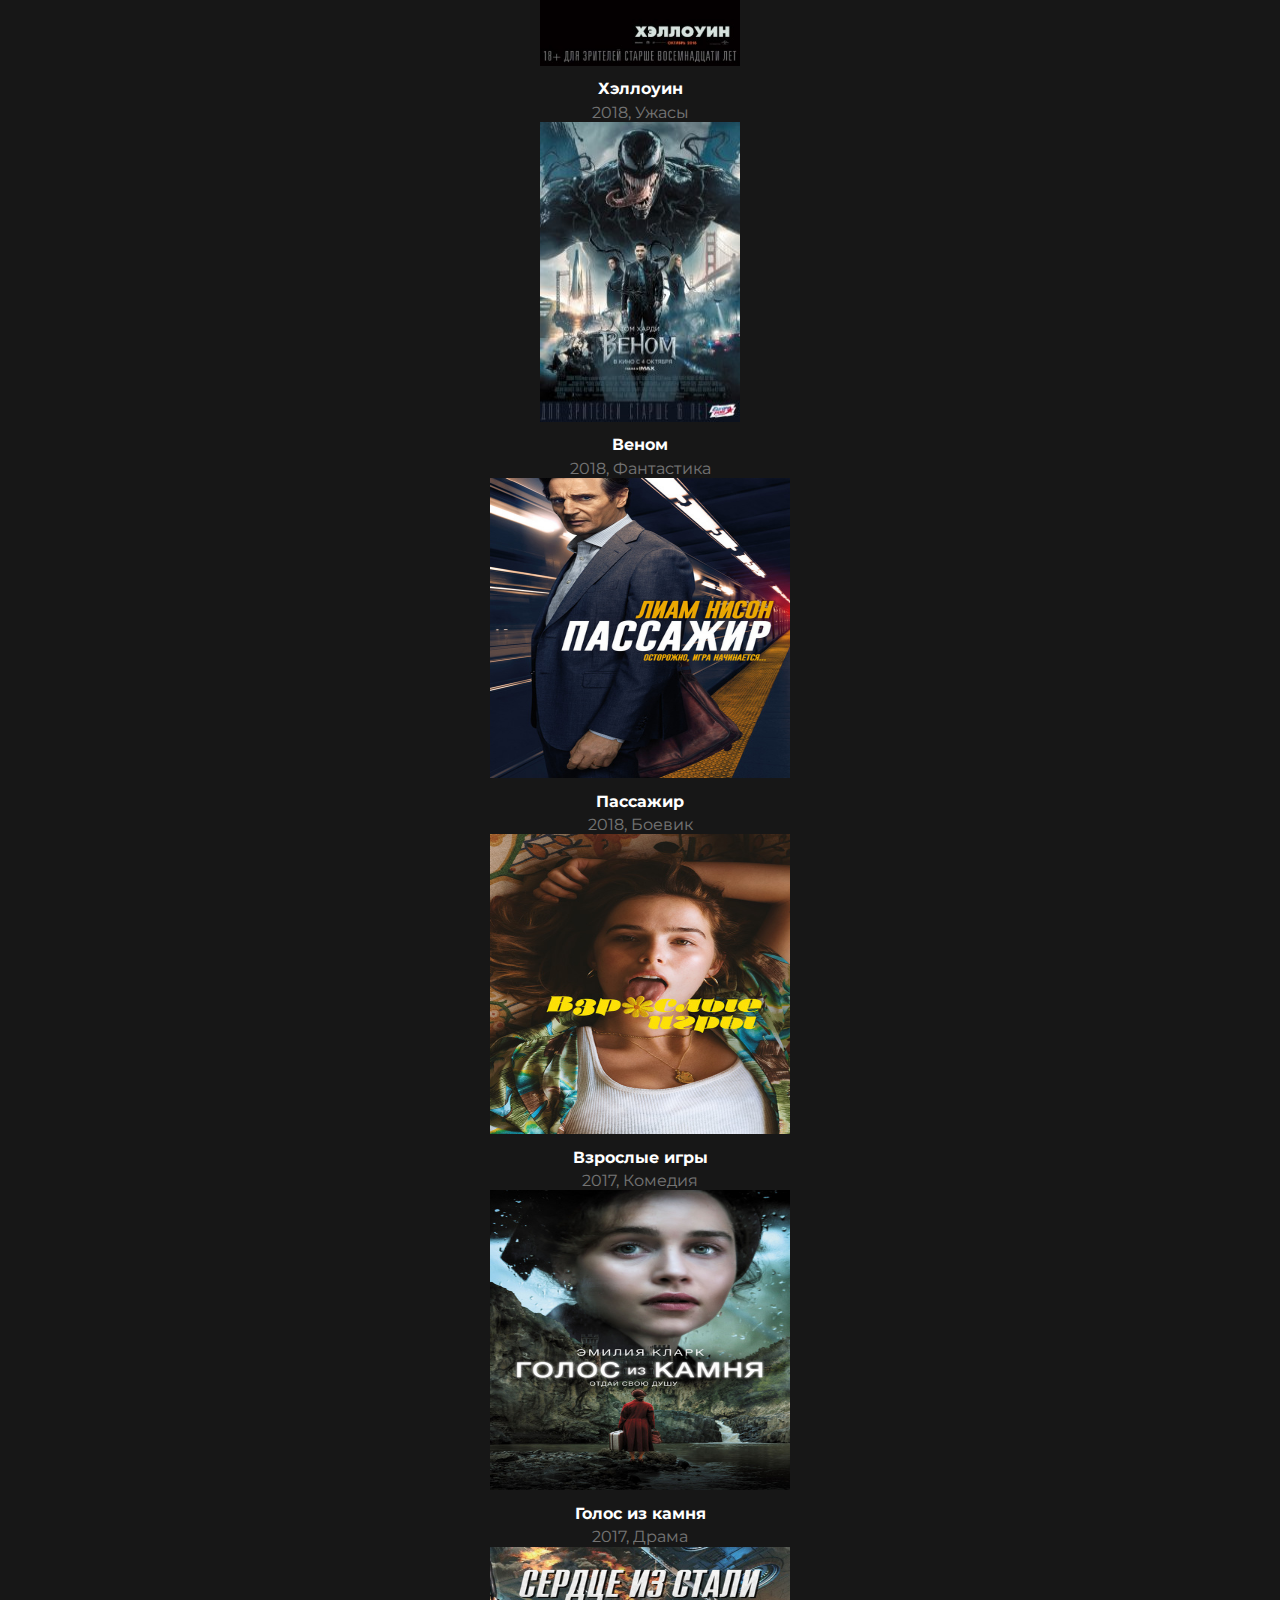
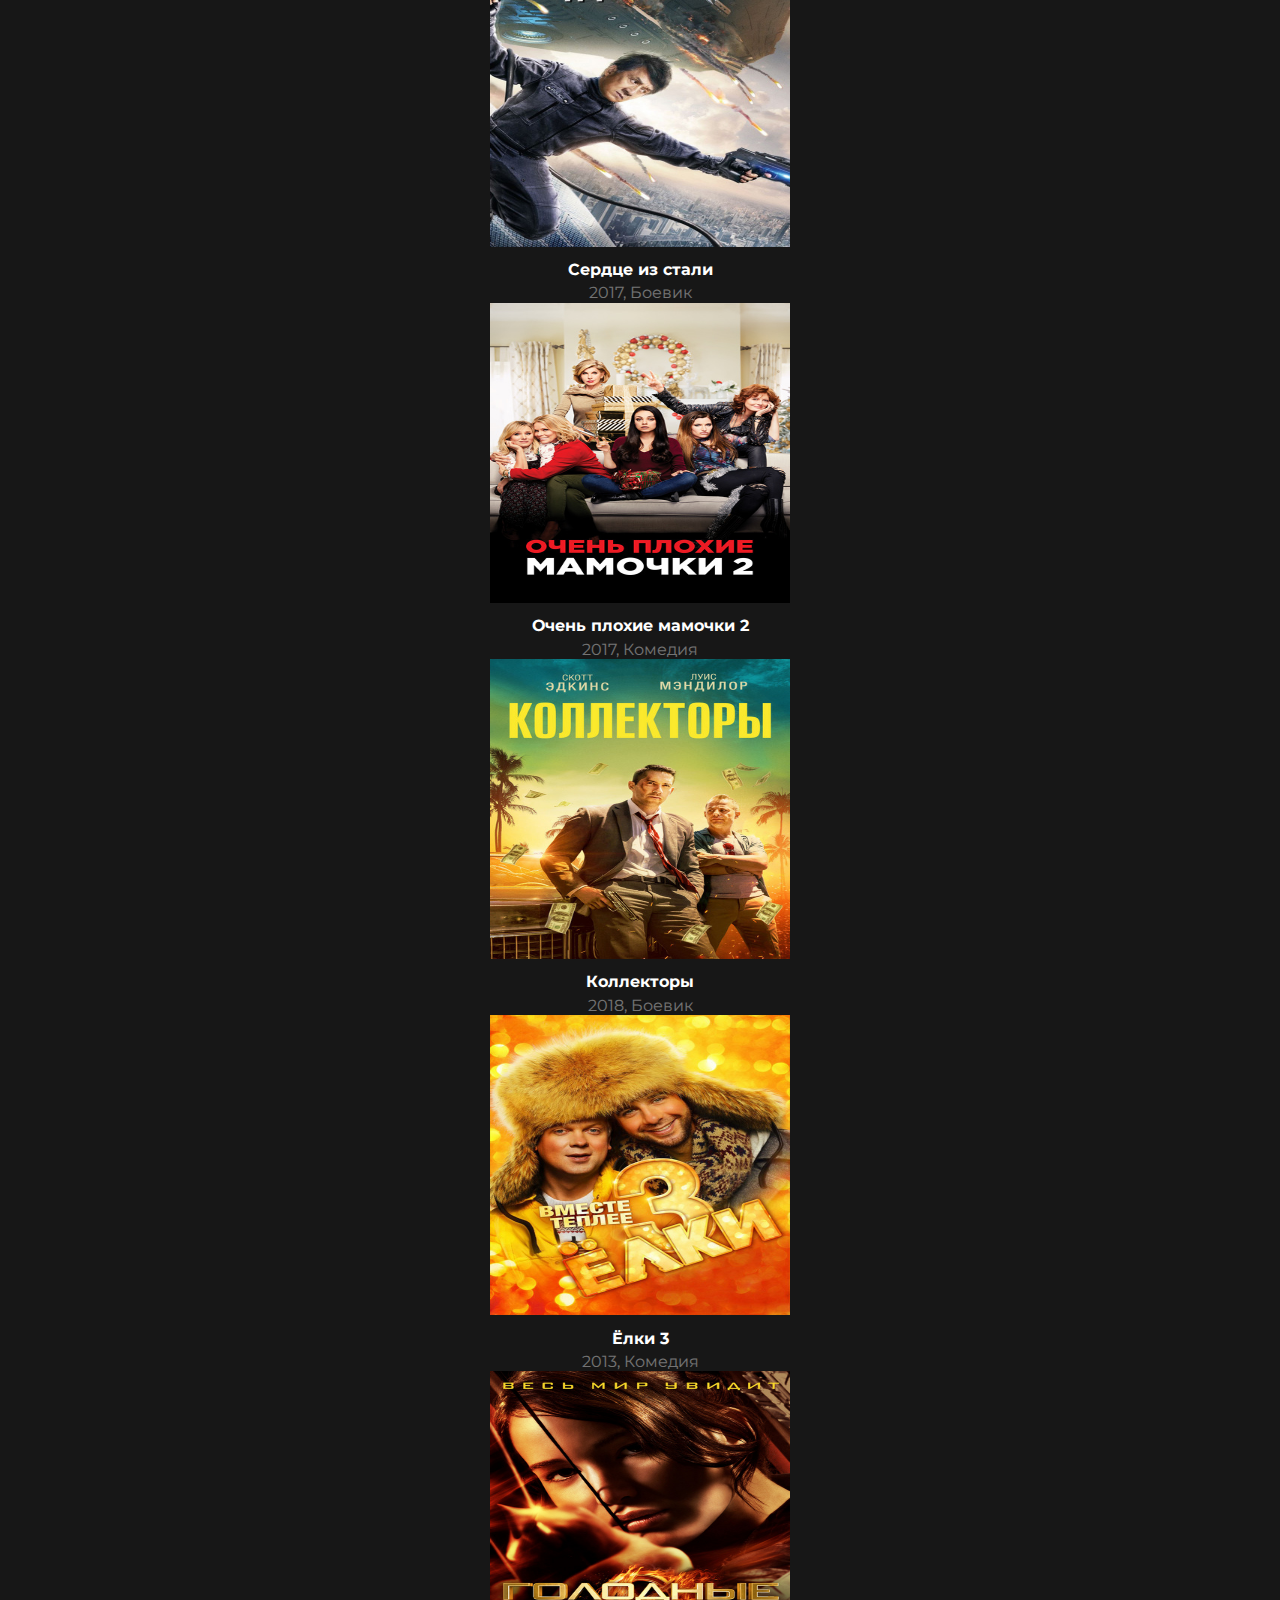
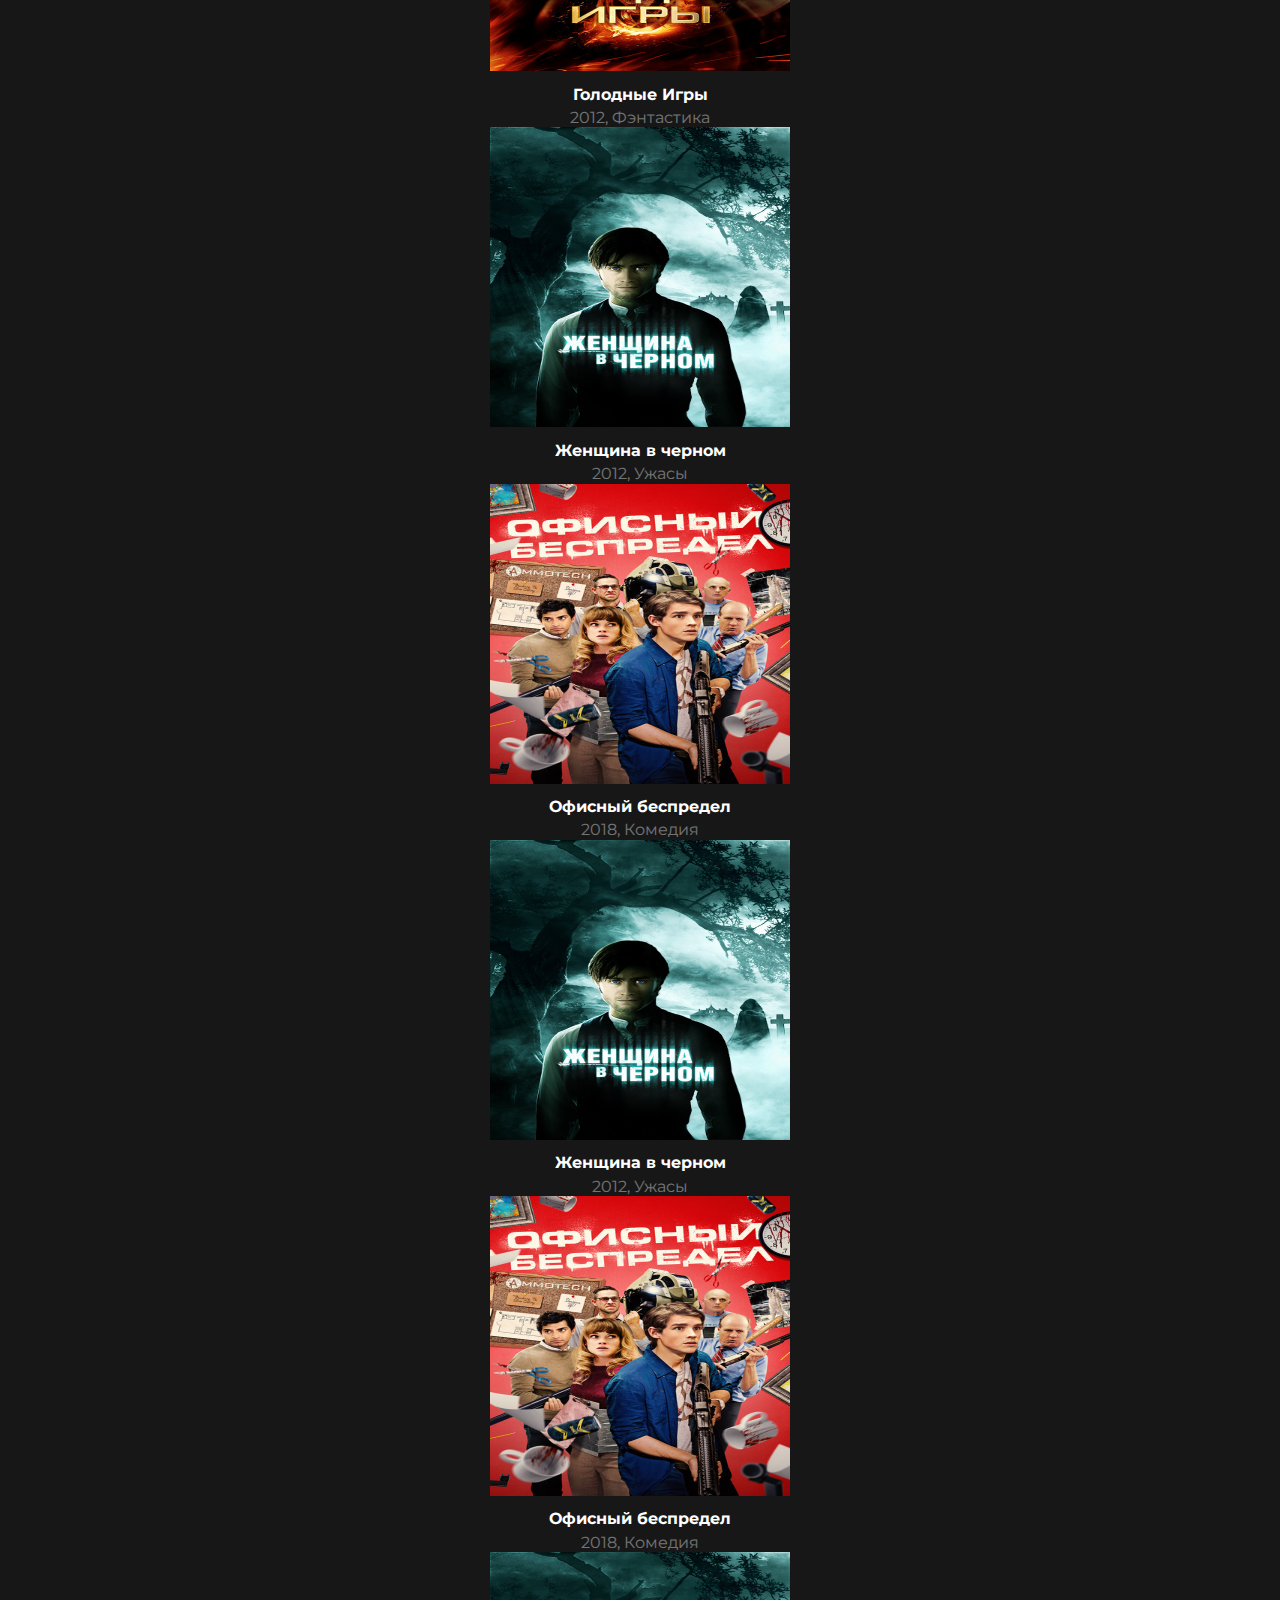
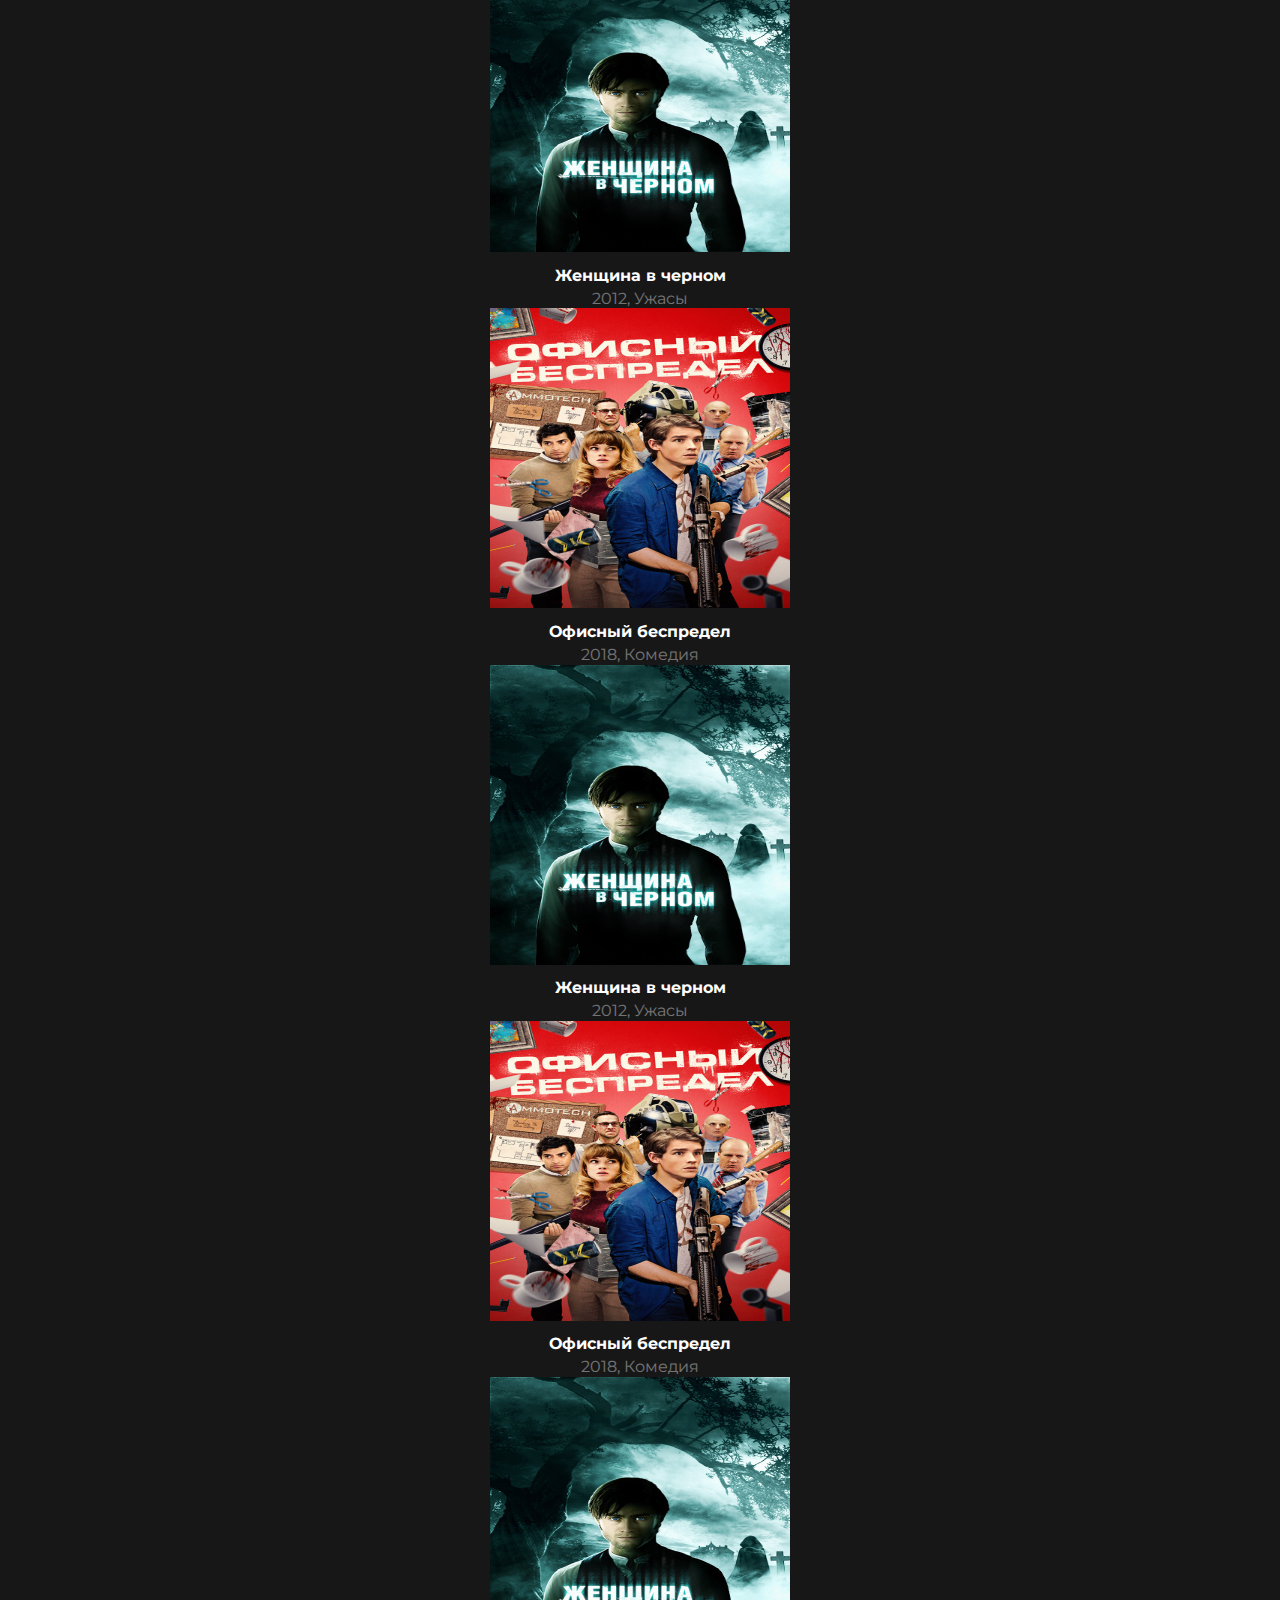
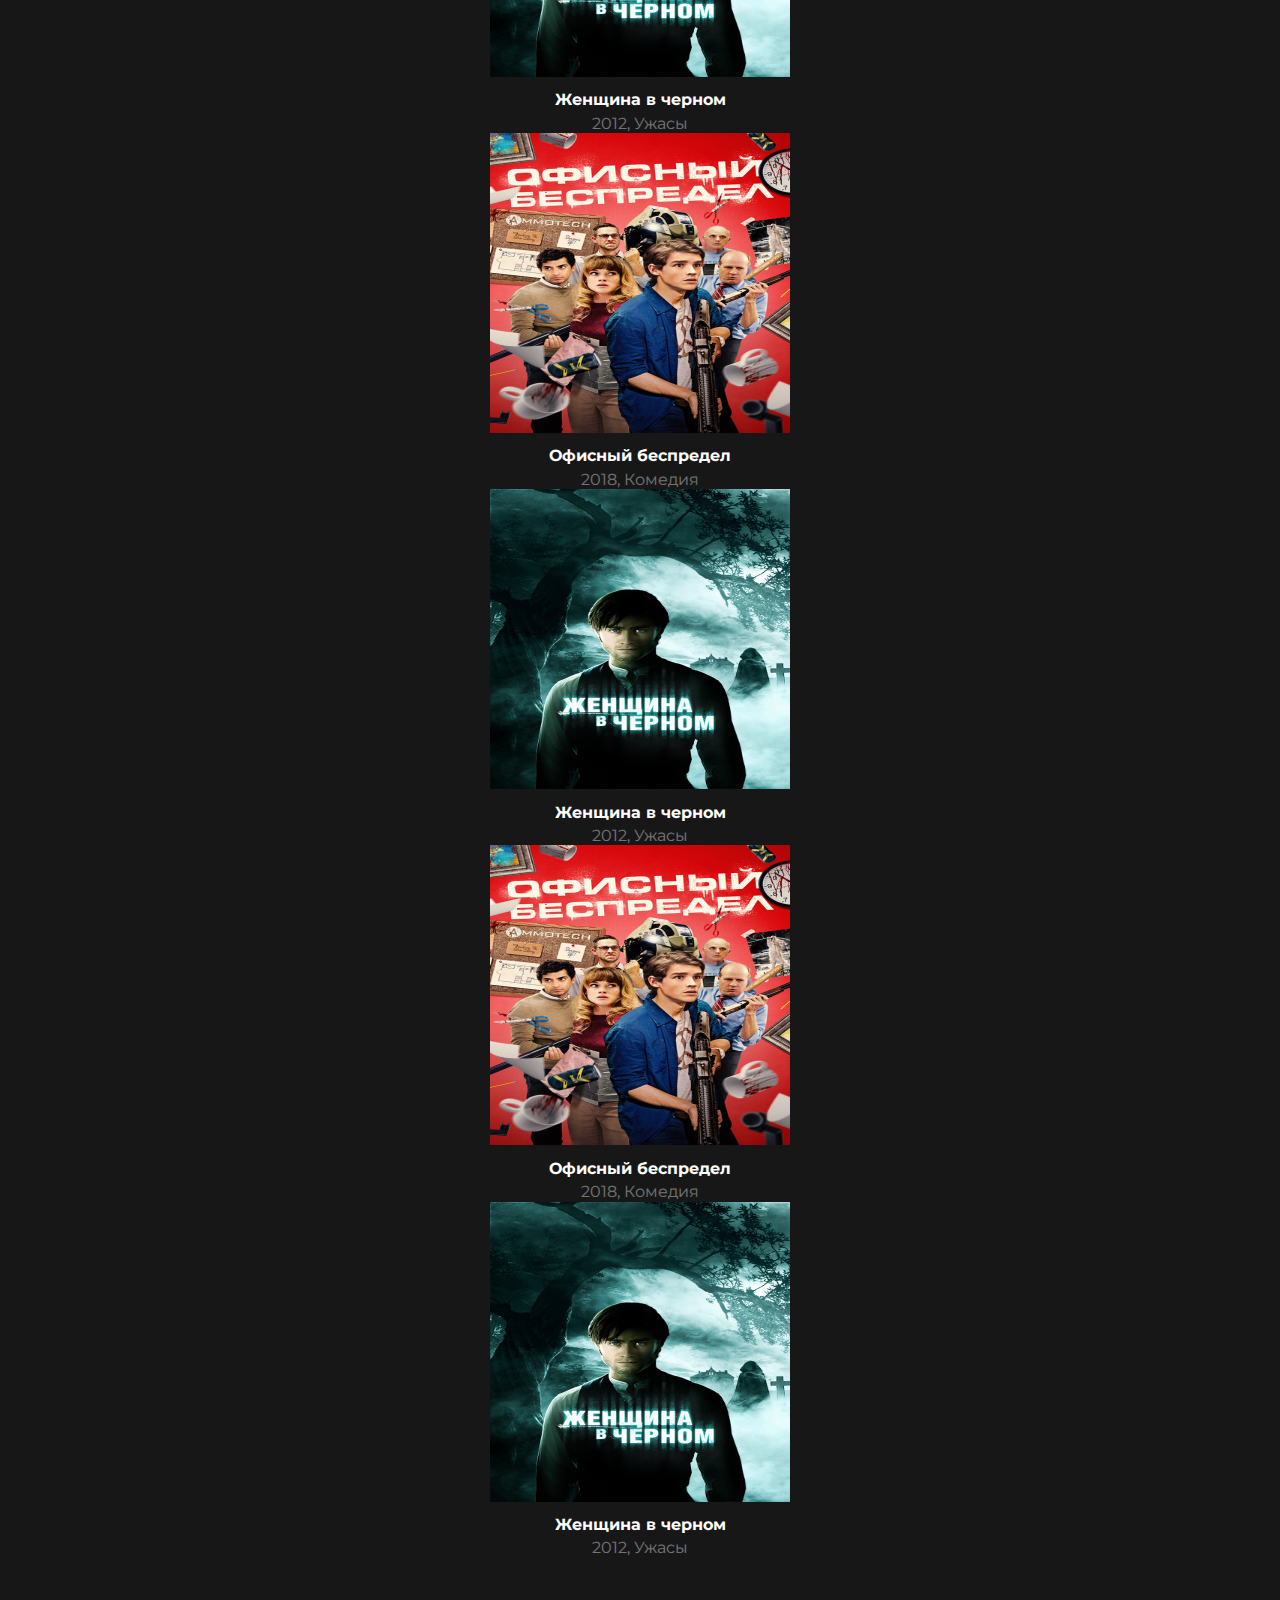
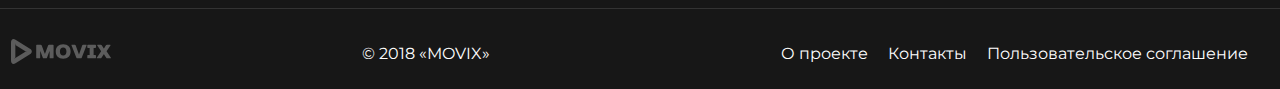
<file: movie.html>
<!DOCTYPE html>
<html lang="ru">
<head>
    <meta charset="UTF-8">
    <meta http-equiv="X-UA-Compatible" content="ie=edge">
    <title>Movie</title>
    <meta content="width=1024, initial-scale=1.0, user-scalable=no, maximum-scale=1.0" name="viewport">
    <link href="https://fonts.googleapis.com/css?family=Montserrat:300,400,500,600,700,800,900&amp;subset=cyrillic" rel="stylesheet">
    <link rel="stylesheet" href="css/owl.carousel.min.css">
    <link rel="stylesheet" href="css/normalize.css">
    <link rel="stylesheet" href="css/main.css">
</head>
<body>

    <!--Шапка Сайта-->
    <header class="header">
        <div class="container__flex">
            <nav class="main__navigation">
             <div class="navigation__menu">
                <div class="header__logo_link header__logo">
                    <a href="index.html" class="logo__link">
                        <img src="img/logo.svg" alt="logo" class="logo__img" width="100" height="22">
                    </a>
                </div>
                <ul class="navigation">
                    <li class="button-dropdown"><a href="javascript:void(0)"  class="dropdown-toggle catalog nav__link">Каталог</a></a>

                        <div id="popup1" class="dropdown  dropdown__navigation-multi">
                            <ul class="dropdown__navigation">
                                <li><a href="movie.html" class="dropdown__nav-link">Фильмы</a></li>
                                <li><a href="#" class="dropdown__nav-link">Сериалы</a></li>
                                <li><a href="#" class="dropdown__nav-link">Мультфильмы</a></li>
                                <li><a href="#" class="dropdown__nav-link">Аниме</a></li>
                                <div class="dropdown__hr"></div>
                                <li><a href="#" class="dropdown__nav-link">Подборки</a></li>
                                <li><a href="#" class="dropdown__nav-link">Фильтр</a></li>
                            </ul>
                            <ul class="dropdown__tab">
                                <li><a href="#" class="dropdown__tab-link dropdown__tab-link_active">Новинки</a></li>
                                <li><a href="#" class="dropdown__tab-link">Все жанры</a></li>
                                <li><a href="#" class="dropdown__tab-link">Экшн</a></li>
                                <li><a href="#" class="dropdown__tab-link">Военные</a></li>
                                <li><a href="#" class="dropdown__tab-link">Детективы</a></li>
                                <li><a href="#" class="dropdown__tab-link">Драмы</a></li>
                                <li><a href="#" class="dropdown__tab-link">Исторические</a></li>
                            </ul>
                             <ul class="dropdown__tab">
                                <li><a href="#" class="dropdown__tab-link">Комедии</a></li>
                                <li><a href="#" class="dropdown__tab-link">Меха</a></li>
                                <li><a href="#" class="dropdown__tab-link">Романтика</a></li>
                                <li><a href="#" class="dropdown__tab-link">Повседневность</a></li>
                                <li><a href="#" class="dropdown__tab-link">Приключения</a></li>
                                <li><a href="#" class="dropdown__tab-link">Семейные</a></li>
                                <li><a href="#" class="dropdown__tab-link">Спорт</a></li>
                            </ul>
                             <ul class="dropdown__tab">
                                <li><a href="#" class="dropdown__tab-link">Триллеры</a></li>
                                <li><a href="#" class="dropdown__tab-link">Ужасы</a></li>
                                <li><a href="#" class="dropdown__tab-link">Фантастика</a></li>
                                <li><a href="#" class="dropdown__tab-link">Фэнтези</a></li>
                                <li><a href="#" class="dropdown__tab-link">Этти</a></li>
                            </ul>
                        </div>
                      
                    </li>
                </ul>
                <form action="" id="seek-torrent" class="search__form">
                    <input type="text" class="seek-torrent search__input" placeholder="Поиск">
                    <a href="#" class="search__icons"></a>
                </form>
             </div>
            <!-- /.navigation__menu -->
            <ul class="profile__navigation">
                <li><a href="#" class="profile__link profile__replay"></a></li>
                <li class="button-dropdown"><a href="javascript:void(0)" class="dropdown-toggle profile__link profile__notification"></a>
                    <div class="dropdown dropdown__notice">
                      <div class="dropdown__container">
                        <div class="dropdown__tabs-button">
                            <div class="btn__group">
                                <button class="btn btn__azure">Обновления</button>
                                <button class="btn btn__gray">События</button>
                            </div>
                        </div>
                        <div class="tabs__page">
                            <h4 class="tabs__page-text">Уведомлений пока нет</h4>
                            <p class="tabs__page-desc">Подпишитесь на любимые сериалы <br> и получайте уведомления о выходе<br> новых серий</p>
                        </div>
                      </div>
                      <!-- /.dropdown__container -->
                    </div>
                </li>
                <li class="button-dropdown">
                    <a href="javascript:void(0)" class="dropdown-toggle profile__link_a profile__avatar">
                     <img src="img/avatar.jpg" alt="avatar" class="avatar__img" width="35" height="35">
                </a>
                <div class="dropdown dropdown__profile">
                    <div class="dropdown__container">
                        <div class="profile">
                            <div class="profile__avatar">
                                <img src="img/avatar.jpg" alt="avatar" class="avatar__img" width="40" height="40">
                            </div>
                            <div class="profile__desc">
                                <div class="profile__name">
                                    <h4 class="profile__title">Cel</h4>
                                </div>
                                <div class="profile__email">
                                    <p class="profile__email-name">celweb@gmail.com</p>
                                </div>
                            </div>
                        </div>
                        <div class="profile__subscription">
                            <h4 class="sub__day">Осталось 0 дней</h4>
                            <div class="sub__progresbar"></div>
                            <a href="#" class="payment nav__drop-link">Оплата доступа</a>
                            <a href="#" class="bonuses nav__drop-link">Получить бонусные дни</a>
                        </div>
                        <div class="profile__drop-nav">
                            <ul class="nav__profile">
                                <li><a href="#" class="nav__drop-link">Смотрю сейчас</a></li>
                                <li><a href="#" class="nav__drop-link">Избранное</a></li>
                                <li><a href="#" class="nav__drop-link">Смотреть позже</a></li>
                                <li><a href="#" class="nav__drop-link">Просмотренное</a></li>
                                <li><a href="#" class="nav__drop-link">Подписки</a></li>
                            </ul>
                        </div>
                        <div class="profile__drop-bottom">
                            <ul class="nav__profile">
                                <li><a href="#" class="nav__drop-link">Подключить устройства </a></li>
                                <li><a href="#" class="nav__drop-link">Настройки</a></li>
                                <li><a href="#" class="nav__drop-link">Выход</a></li>
                            </ul>
                        </div>
                    </div>
                    <!-- /.dropdown__container -->
                </div>
            </li>
            </ul>
            <!-- /.profile__navigation -->
            </nav>
            <!-- /.main__navigation -->

        </div>
        <!-- /.container__flex -->
    </header>
    <!--/Шапка Сайта-->

    <!--Контент Сайта-->
  <main class="content">
      <div class="container__flex">
       <div class="movie__list">
        <div class="movie__items">
            <div class="movie__items-hover">
                <div class="movie__items-mask movie__item-panel">
                    <p class="movie__item-quality">Full HD</p>
                    <div class="movie__item-play"></div>
                    <div class="movie__item__info">
                        <p class="movie__item-reiting">IMDb: 6,1</p>
                    </div>
                </div>
                <div class="movie__item-poster">
                <img src="img/poster/1.jpg" alt="poster" class="poster__img" width="200" height="300">
                </div>
            </div>
            <div class="movie__item-bottom">
                <h4 class="movie__item-info movie__item-title">Мег: Монстр глубины</h4>
                <p class="movie__item-info movie__item-years">2018,</p>
                <p class="movie__item-info movie__item-category">Боевик</p>
            </div>
        </div>
        <div class="movie__items">
            <div class="movie__items-hover">
                <div class="movie__items-mask movie__item-panel">
                    <p class="movie__item-quality">Full HD</p>
                    <div class="movie__item-play"></div>
                    <div class="movie__item__info">
                        <p class="movie__item-reiting">IMDb: 4,6</p>
                    </div>
                </div>
                <div class="movie__item-poster">
                <img src="img/poster/2.jpg" alt="poster" class="poster__img" width="200" height="300">
                </div>
            </div>
            <div class="movie__item-bottom">
                <h4 class="movie__item-info movie__item-title">Альфа</h4>
                <p class="movie__item-info movie__item-years">2018,</p>
                <p class="movie__item-info movie__item-category">драма</p>
            </div>
        </div>
        <div class="movie__items">
            <div class="movie__items-hover">
                <div class="movie__items-mask movie__item-panel">
                    <p class="movie__item-quality">Full HD</p>
                    <div class="movie__item-play"></div>
                    <div class="movie__item__info">
                        <p class="movie__item-reiting">IMDb: 6,2</p>
                    </div>
                </div>
                <div class="movie__item-poster">
                <img src="img/poster/3.jpg" alt="poster" class="poster__img" width="200" height="300">
                </div>
            </div>
            <div class="movie__item-bottom">
                <h4 class="movie__item-info movie__item-title">Шпион, который меня кинул</h4>
                <p class="movie__item-info movie__item-years">2018,</p>
                <p class="movie__item-info movie__item-category">Комедия</p>
            </div>
        </div>
        <div class="movie__items">
            <div class="movie__items-hover">
                <div class="movie__items-mask movie__item-panel">
                    <p class="movie__item-quality">Full HD</p>
                    <div class="movie__item-play"></div>
                    <div class="movie__item__info">
                        <p class="movie__item-reiting">IMDb: 6,1</p>
                    </div>
                </div>
                <div class="movie__item-poster">
                <img src="img/poster/4.jpg" alt="poster" class="poster__img" width="200" height="300">
                </div>
            </div>
            <div class="movie__item-bottom">
                <h4 class="movie__item-info movie__item-title">Небоскрёб</h4>
                <p class="movie__item-info movie__item-years">2018,</p>
                <p class="movie__item-info movie__item-category">Триллер</p>
            </div>
        </div>
        <div class="movie__items">
            <div class="movie__items-hover">
                <div class="movie__items-mask movie__item-panel">
                    <p class="movie__item-quality">Full HD</p>
                    <div class="movie__item-play"></div>
                    <div class="movie__item__info">
                        <p class="movie__item-reiting">IMDb: 8,1</p>
                    </div>
                </div>
                <div class="movie__item-poster">
                <img src="img/poster/5.jpg" alt="poster" class="poster__img" width="200" height="300">
                </div>
            </div>
            <div class="movie__item-bottom">
                <h4 class="movie__item-info movie__item-title">Миссия невыполнима 6: Последствия</h4>
                <p class="movie__item-info movie__item-years">2018,</p>
                <p class="movie__item-info movie__item-category">Боевик</p>
            </div>
        </div>
        <div class="movie__items">
            <div class="movie__items-hover">
                <div class="movie__items-mask movie__item-panel">
                    <p class="movie__item-quality">Full HD</p>
                    <div class="movie__item-play"></div>
                    <div class="movie__item__info">
                        <p class="movie__item-reiting">IMDb: 8,1</p>
                    </div>
                </div>
                <div class="movie__item-poster">
                <img src="img/poster/6.jpg" alt="poster" class="poster__img" width="202" height="300">
                </div>
            </div>
            <div class="movie__item-bottom">
                <h4 class="movie__item-info movie__item-title">Дэдпул 2</h4>
                <p class="movie__item-info movie__item-years">2018,</p>
                <p class="movie__item-info movie__item-category">Фантастика</p>
            </div>
        </div>
        <div class="movie__items">
            <div class="movie__items-hover">
                <div class="movie__items-mask movie__item-panel">
                    <p class="movie__item-quality">Full HD</p>
                    <div class="movie__item-play"></div>
                    <div class="movie__item__info">
                        <p class="movie__item-reiting">IMDb: 6,0</p>
                    </div>
                </div>
                <div class="movie__item-poster">
                <img src="img/poster/7.jpg" alt="poster" class="poster__img" width="200" height="300">
                </div>
            </div>
            <div class="movie__item-bottom">
                <h4 class="movie__item-info movie__item-title">Проклятие монахини</h4>
                <p class="movie__item-info movie__item-years">2018,</p>
                <p class="movie__item-info movie__item-category">Ужасы</p>
            </div>
        </div>
        <div class="movie__items">
            <div class="movie__items-hover">
                <div class="movie__items-mask movie__item-panel">
                    <p class="movie__item-quality">Full HD</p>
                    <div class="movie__item-play"></div>
                    <div class="movie__item__info">
                        <p class="movie__item-reiting">IMDb: 8,8</p>
                    </div>
                </div>
                <div class="movie__item-poster">
                <img src="img/poster/8.jpg" alt="poster" class="poster__img" width="200" height="300">
                </div>
            </div>
            <div class="movie__item-bottom">
                <h4 class="movie__item-info movie__item-title">Мстители: Война бесконечности</h4>
                <p class="movie__item-info movie__item-years">2018,</p>
                <p class="movie__item-info movie__item-category">Фэнтези</p>
            </div>
        </div>    
        <div class="movie__items">
            <div class="movie__items-hover">
                <div class="movie__items-mask movie__item-panel">
                    <p class="movie__item-quality">Full HD</p>
                    <div class="movie__item-play"></div>
                    <div class="movie__item__info">
                        <p class="movie__item-reiting">IMDb: 7,9</p>
                    </div>
                </div>
                <div class="movie__item-poster">
                <img src="img/poster/9.jpg" alt="poster" class="poster__img" width="200" height="300">
                </div>
            </div>
            <div class="movie__item-bottom">
                <h4 class="movie__item-info movie__item-title">Хэллоуин</h4>
                <p class="movie__item-info movie__item-years">2018,</p>
                <p class="movie__item-info movie__item-category">Ужасы</p>
            </div>
        </div>
        <div class="movie__items">
            <div class="movie__items-hover">
                <div class="movie__items-mask movie__item-panel">
                    <p class="movie__item-quality">Full HD</p>
                    <div class="movie__item-play"></div>
                    <div class="movie__item__info">
                        <p class="movie__item-reiting">IMDb: 7,1</p>
                    </div>
                </div>
                <div class="movie__item-poster">
                <img src="img/poster/10.jpg" alt="poster" class="poster__img" width="200" height="300">
                </div>
            </div>
            <div class="movie__item-bottom">
                <h4 class="movie__item-info movie__item-title">Веном</h4>
                <p class="movie__item-info  movie__item-years">2018,</p>
                <p class="movie__item-info movie__item-category">Фантастика</p>
            </div>
        </div>
        <div class="movie__items">
                        <div class="movie__items-hover">
                            <div class="movie__items-mask movie__item-panel">
                                <p class="movie__item-quality">Full HD</p>
                                <div class="movie__item-play"></div>
                                <div class="movie__item__info">
                                    <p class="movie__item-reiting">IMDb: 6,1</p>
                                </div>
                            </div>
                            <div class="movie__item-poster">
                            <img src="img/poster/12.jpg" alt="poster" class="poster__img" width="300" height="300">
                            </div>
                        </div>
                        <div class="movie__item-bottom">
                            <h4 class="movie__item-info movie__item-title">Пассажир</h4>
                            <p class="movie__item-info movie__item-years">2018,</p>
                            <p class="movie__item-info movie__item-category">Боевик</p>
                        </div>
                    </div>
                    <div class="movie__items">
                        <div class="movie__items-hover">
                            <div class="movie__items-mask movie__item-panel">
                                <p class="movie__item-quality">Full HD</p>
                                <div class="movie__item-play"></div>
                                <div class="movie__item__info">
                                    <p class="movie__item-reiting">IMDb: 4,6</p>
                                </div>
                            </div>
                            <div class="movie__item-poster">
                            <img src="img/poster/13.jpg" alt="poster" class="poster__img" width="300" height="300">
                            </div>
                        </div>
                        <div class="movie__item-bottom">
                            <h4 class="movie__item-info movie__item-title">Взрослые игры</h4>
                            <p class="movie__item-info movie__item-years">2017,</p>
                            <p class="movie__item-info movie__item-category">Комедия</p>
                        </div>
                    </div>
                    <div class="movie__items">
                        <div class="movie__items-hover">
                            <div class="movie__items-mask movie__item-panel">
                                <p class="movie__item-quality">Full HD</p>
                                <div class="movie__item-play"></div>
                                <div class="movie__item__info">
                                    <p class="movie__item-reiting">IMDb: 6,2</p>
                                </div>
                            </div>
                            <div class="movie__item-poster">
                            <img src="img/poster/14.jpg" alt="poster" class="poster__img" width="300" height="300">
                            </div>
                        </div>
                        <div class="movie__item-bottom">
                            <h4 class="movie__item-info movie__item-title">Голос из камня</h4>
                            <p class="movie__item-info movie__item-years">2017,</p>
                            <p class="movie__item-info movie__item-category">Драма</p>
                        </div>
                    </div>
                    <div class="movie__items">
                        <div class="movie__items-hover">
                            <div class="movie__items-mask movie__item-panel">
                                <p class="movie__item-quality">Full HD</p>
                                <div class="movie__item-play"></div>
                                <div class="movie__item__info">
                                    <p class="movie__item-reiting">IMDb: 6,1</p>
                                </div>
                            </div>
                            <div class="movie__item-poster">
                            <img src="img/poster/15.jpg" alt="poster" class="poster__img" width="300" height="300">
                            </div>
                        </div>
                        <div class="movie__item-bottom">
                            <h4 class="movie__item-info movie__item-title">Сердце из стали</h4>
                            <p class="movie__item-info movie__item-years">2017,</p>
                            <p class="movie__item-info movie__item-category">Боевик</p>
                        </div>
                    </div>
                    <div class="movie__items">
                        <div class="movie__items-hover">
                            <div class="movie__items-mask movie__item-panel">
                                <p class="movie__item-quality">Full HD</p>
                                <div class="movie__item-play"></div>
                                <div class="movie__item__info">
                                    <p class="movie__item-reiting">IMDb: 8,1</p>
                                </div>
                            </div>
                            <div class="movie__item-poster">
                            <img src="img/poster/16.jpg" alt="poster" class="poster__img" width="300" height="300">
                            </div>
                        </div>
                        <div class="movie__item-bottom">
                            <h4 class="movie__item-info movie__item-title">Очень плохие мамочки 2</h4>
                            <p class="movie__item-info movie__item-years">2017,</p>
                            <p class="movie__item-info movie__item-category">Комедия</p>
                        </div>
                    </div>
                    <div class="movie__items">
                        <div class="movie__items-hover">
                            <div class="movie__items-mask movie__item-panel">
                                <p class="movie__item-quality">Full HD</p>
                                <div class="movie__item-play"></div>
                                <div class="movie__item__info">
                                    <p class="movie__item-reiting">IMDb: 8,1</p>
                                </div>
                            </div>
                            <div class="movie__item-poster">
                            <img src="img/poster/17.jpg" alt="poster" class="poster__img" width="300" height="300">
                            </div>
                        </div>
                        <div class="movie__item-bottom">
                            <h4 class="movie__item-info movie__item-title">Коллекторы</h4>
                            <p class="movie__item-info movie__item-years">2018,</p>
                            <p class="movie__item-info movie__item-category">Боевик</p>
                        </div>
                    </div>
                    <div class="movie__items">
                        <div class="movie__items-hover">
                            <div class="movie__items-mask movie__item-panel">
                                <p class="movie__item-quality">Full HD</p>
                                <div class="movie__item-play"></div>
                                <div class="movie__item__info">
                                    <p class="movie__item-reiting">IMDb: 6,0</p>
                                </div>
                            </div>
                            <div class="movie__item-poster">
                            <img src="img/poster/18.jpg" alt="poster" class="poster__img" width="300" height="300">
                            </div>
                        </div>
                        <div class="movie__item-bottom">
                            <h4 class="movie__item-info movie__item-title">Ёлки 3</h4>
                            <p class="movie__item-info movie__item-years">2013,</p>
                            <p class="movie__item-info movie__item-category">Комедия</p>
                        </div>
                    </div>
                    <div class="movie__items">
                        <div class="movie__items-hover">
                            <div class="movie__items-mask movie__item-panel">
                                <p class="movie__item-quality">Full HD</p>
                                <div class="movie__item-play"></div>
                                <div class="movie__item__info">
                                    <p class="movie__item-reiting">IMDb: 8,8</p>
                                </div>
                            </div>
                            <div class="movie__item-poster">
                            <img src="img/poster/19.jpg" alt="poster" class="poster__img" width="300" height="300">
                            </div>
                        </div>
                        <div class="movie__item-bottom">
                            <h4 class="movie__item-info movie__item-title">Голодные Игры</h4>
                            <p class="movie__item-info movie__item-years">2012,</p>
                            <p class="movie__item-info movie__item-category">Фэнтастика</p>
                        </div>
                    </div>    
                    <div class="movie__items">
                        <div class="movie__items-hover">
                            <div class="movie__items-mask movie__item-panel">
                                <p class="movie__item-quality">Full HD</p>
                                <div class="movie__item-play"></div>
                                <div class="movie__item__info">
                                    <p class="movie__item-reiting">IMDb: 7,9</p>
                                </div>
                            </div>
                            <div class="movie__item-poster">
                            <img src="img/poster/20.jpg" alt="poster" class="poster__img" width="300" height="300">
                            </div>
                        </div>
                        <div class="movie__item-bottom">
                            <h4 class="movie__item-info movie__item-title">Женщина в черном</h4>
                            <p class="movie__item-info movie__item-years">2012,</p>
                            <p class="movie__item-info movie__item-category">Ужасы</p>
                        </div>
                    </div>
                    <div class="movie__items">
                        <div class="movie__items-hover">
                            <div class="movie__items-mask movie__item-panel">
                                <p class="movie__item-quality">Full HD</p>
                                <div class="movie__item-play"></div>
                                <div class="movie__item__info">
                                    <p class="movie__item-reiting">IMDb: 7,1</p>
                                </div>
                            </div>
                            <div class="movie__item-poster">
                            <img src="img/poster/21.jpg" alt="poster" class="poster__img" width="300" height="300">
                            </div>
                        </div>
                        <div class="movie__item-bottom">
                            <h4 class="movie__item-info movie__item-title">Офисный беспредел</h4>
                            <p class="movie__item-info  movie__item-years">2018,</p>
                            <p class="movie__item-info movie__item-category">Комедия</p>
                        </div>
                    </div>
                    <div class="movie__items">
                        <div class="movie__items-hover">
                            <div class="movie__items-mask movie__item-panel">
                                <p class="movie__item-quality">Full HD</p>
                                <div class="movie__item-play"></div>
                                <div class="movie__item__info">
                                    <p class="movie__item-reiting">IMDb: 7,9</p>
                                </div>
                            </div>
                            <div class="movie__item-poster">
                            <img src="img/poster/20.jpg" alt="poster" class="poster__img" width="300" height="300">
                            </div>
                        </div>
                        <div class="movie__item-bottom">
                            <h4 class="movie__item-info movie__item-title">Женщина в черном</h4>
                            <p class="movie__item-info movie__item-years">2012,</p>
                            <p class="movie__item-info movie__item-category">Ужасы</p>
                        </div>
                    </div>
                    <div class="movie__items">
                        <div class="movie__items-hover">
                            <div class="movie__items-mask movie__item-panel">
                                <p class="movie__item-quality">Full HD</p>
                                <div class="movie__item-play"></div>
                                <div class="movie__item__info">
                                    <p class="movie__item-reiting">IMDb: 7,1</p>
                                </div>
                            </div>
                            <div class="movie__item-poster">
                            <img src="img/poster/21.jpg" alt="poster" class="poster__img" width="300" height="300">
                            </div>
                        </div>
                        <div class="movie__item-bottom">
                            <h4 class="movie__item-info movie__item-title">Офисный беспредел</h4>
                            <p class="movie__item-info  movie__item-years">2018,</p>
                            <p class="movie__item-info movie__item-category">Комедия</p>
                        </div>
                    </div>                  
                    <div class="movie__items">
                        <div class="movie__items-hover">
                            <div class="movie__items-mask movie__item-panel">
                                <p class="movie__item-quality">Full HD</p>
                                <div class="movie__item-play"></div>
                                <div class="movie__item__info">
                                    <p class="movie__item-reiting">IMDb: 7,9</p>
                                </div>
                            </div>
                            <div class="movie__item-poster">
                            <img src="img/poster/20.jpg" alt="poster" class="poster__img" width="300" height="300">
                            </div>
                        </div>
                        <div class="movie__item-bottom">
                            <h4 class="movie__item-info movie__item-title">Женщина в черном</h4>
                            <p class="movie__item-info movie__item-years">2012,</p>
                            <p class="movie__item-info movie__item-category">Ужасы</p>
                        </div>
                    </div>
                    <div class="movie__items">
                        <div class="movie__items-hover">
                            <div class="movie__items-mask movie__item-panel">
                                <p class="movie__item-quality">Full HD</p>
                                <div class="movie__item-play"></div>
                                <div class="movie__item__info">
                                    <p class="movie__item-reiting">IMDb: 7,1</p>
                                </div>
                            </div>
                            <div class="movie__item-poster">
                            <img src="img/poster/21.jpg" alt="poster" class="poster__img" width="300" height="300">
                            </div>
                        </div>
                        <div class="movie__item-bottom">
                            <h4 class="movie__item-info movie__item-title">Офисный беспредел</h4>
                            <p class="movie__item-info  movie__item-years">2018,</p>
                            <p class="movie__item-info movie__item-category">Комедия</p>
                        </div>
                    </div>
                    <div class="movie__items">
                        <div class="movie__items-hover">
                            <div class="movie__items-mask movie__item-panel">
                                <p class="movie__item-quality">Full HD</p>
                                <div class="movie__item-play"></div>
                                <div class="movie__item__info">
                                    <p class="movie__item-reiting">IMDb: 7,9</p>
                                </div>
                            </div>
                            <div class="movie__item-poster">
                            <img src="img/poster/20.jpg" alt="poster" class="poster__img" width="300" height="300">
                            </div>
                        </div>
                        <div class="movie__item-bottom">
                            <h4 class="movie__item-info movie__item-title">Женщина в черном</h4>
                            <p class="movie__item-info movie__item-years">2012,</p>
                            <p class="movie__item-info movie__item-category">Ужасы</p>
                        </div>
                    </div>
                    <div class="movie__items">
                        <div class="movie__items-hover">
                            <div class="movie__items-mask movie__item-panel">
                                <p class="movie__item-quality">Full HD</p>
                                <div class="movie__item-play"></div>
                                <div class="movie__item__info">
                                    <p class="movie__item-reiting">IMDb: 7,1</p>
                                </div>
                            </div>
                            <div class="movie__item-poster">
                            <img src="img/poster/21.jpg" alt="poster" class="poster__img" width="300" height="300">
                            </div>
                        </div>
                        <div class="movie__item-bottom">
                            <h4 class="movie__item-info movie__item-title">Офисный беспредел</h4>
                            <p class="movie__item-info  movie__item-years">2018,</p>
                            <p class="movie__item-info movie__item-category">Комедия</p>
                        </div>
                    </div>                  
                    <div class="movie__items">
                        <div class="movie__items-hover">
                            <div class="movie__items-mask movie__item-panel">
                                <p class="movie__item-quality">Full HD</p>
                                <div class="movie__item-play"></div>
                                <div class="movie__item__info">
                                    <p class="movie__item-reiting">IMDb: 7,9</p>
                                </div>
                            </div>
                            <div class="movie__item-poster">
                            <img src="img/poster/20.jpg" alt="poster" class="poster__img" width="300" height="300">
                            </div>
                        </div>
                        <div class="movie__item-bottom">
                            <h4 class="movie__item-info movie__item-title">Женщина в черном</h4>
                            <p class="movie__item-info movie__item-years">2012,</p>
                            <p class="movie__item-info movie__item-category">Ужасы</p>
                        </div>
                    </div>
                    <div class="movie__items">
                        <div class="movie__items-hover">
                            <div class="movie__items-mask movie__item-panel">
                                <p class="movie__item-quality">Full HD</p>
                                <div class="movie__item-play"></div>
                                <div class="movie__item__info">
                                    <p class="movie__item-reiting">IMDb: 7,1</p>
                                </div>
                            </div>
                            <div class="movie__item-poster">
                            <img src="img/poster/21.jpg" alt="poster" class="poster__img" width="300" height="300">
                            </div>
                        </div>
                        <div class="movie__item-bottom">
                            <h4 class="movie__item-info movie__item-title">Офисный беспредел</h4>
                            <p class="movie__item-info  movie__item-years">2018,</p>
                            <p class="movie__item-info movie__item-category">Комедия</p>
                        </div>
                    </div>                  
                    <div class="movie__items">
                        <div class="movie__items-hover">
                            <div class="movie__items-mask movie__item-panel">
                                <p class="movie__item-quality">Full HD</p>
                                <div class="movie__item-play"></div>
                                <div class="movie__item__info">
                                    <p class="movie__item-reiting">IMDb: 7,9</p>
                                </div>
                            </div>
                            <div class="movie__item-poster">
                            <img src="img/poster/20.jpg" alt="poster" class="poster__img" width="300" height="300">
                            </div>
                        </div>
                        <div class="movie__item-bottom">
                            <h4 class="movie__item-info movie__item-title">Женщина в черном</h4>
                            <p class="movie__item-info movie__item-years">2012,</p>
                            <p class="movie__item-info movie__item-category">Ужасы</p>
                        </div>
                    </div>
                    <div class="movie__items">
                        <div class="movie__items-hover">
                            <div class="movie__items-mask movie__item-panel">
                                <p class="movie__item-quality">Full HD</p>
                                <div class="movie__item-play"></div>
                                <div class="movie__item__info">
                                    <p class="movie__item-reiting">IMDb: 7,1</p>
                                </div>
                            </div>
                            <div class="movie__item-poster">
                            <img src="img/poster/21.jpg" alt="poster" class="poster__img" width="300" height="300">
                            </div>
                        </div>
                        <div class="movie__item-bottom">
                            <h4 class="movie__item-info movie__item-title">Офисный беспредел</h4>
                            <p class="movie__item-info  movie__item-years">2018,</p>
                            <p class="movie__item-info movie__item-category">Комедия</p>
                        </div>
                    </div>                  
                    <div class="movie__items">
                        <div class="movie__items-hover">
                            <div class="movie__items-mask movie__item-panel">
                                <p class="movie__item-quality">Full HD</p>
                                <div class="movie__item-play"></div>
                                <div class="movie__item__info">
                                    <p class="movie__item-reiting">IMDb: 7,9</p>
                                </div>
                            </div>
                            <div class="movie__item-poster">
                            <img src="img/poster/20.jpg" alt="poster" class="poster__img" width="300" height="300">
                            </div>
                        </div>
                        <div class="movie__item-bottom">
                            <h4 class="movie__item-info movie__item-title">Женщина в черном</h4>
                            <p class="movie__item-info movie__item-years">2012,</p>
                            <p class="movie__item-info movie__item-category">Ужасы</p>
                        </div>
                    </div>
                                                                                                                         

       </div>
       <!-- /.movie__list -->
    </div>
  </main>
    <!--/Контент Сайта-->

    <!--Футер Сайта-->
    <footer class="footer">
        <div class="container__flex">
            <div class="footer__navigation">
               <div class="footer__logo">
                <img src="img/logo-f.svg" alt="logo" class="f__logo" width="100" height="25">
               </div>
                <div class="footer__copyright">
                    <p class="copyright__link">© 2018 «MOVIX»</p>
                </div>
                <ul class="footer__menu">
                    <li><a href="#" class="f__menu-link">О проекте</a></li>
                    <li><a href="#" class="f__menu-link">Контакты</a></li>
                    <li><a href="#" class="f__menu-link">Пользовательское соглашение</a></li>
                </ul>
            </div>
            <!-- /.footer__navigation -->
        </div>
    </footer>
    <!--/Футер Сайта-->

    

    <script src="https://ajax.googleapis.com/ajax/libs/jquery/3.3.1/jquery.min.js"></script>
    <script src="js/dropdown.js"></script>
    <script src="js/header-fixed.js"></script>
    <script src="js/owl.carousel.min.js"></script>
    <script>
        $('.owl-carousel').owlCarousel({
    loop:false,
    dots:false,
    mouseDrag:false,
    touchDrag:false,
    navText: [
  '<span class="arrow-owl arrow-left"></span>',
  '<span class="arrow-owl arrow-right"></span>'
],
    margin:10,
    nav:true,
    responsive:{
        0:{
            items:7
        },
        600:{
            items:7
        },
        1000:{
            items:7
        }
    }
})
    </script>
</body>
</html>
</file>
<file: css/main.css>
/*====================================
   Основные стили
====================================*/
body {
  background: #171717;
  color: #fff;
  font-family: 'Montserrat', sans-serif;
  -webkit-font-smoothing: subpixel-antialiased !important;
}
*,
*::before,
*::after {
  -webkit-box-sizing: inherit;
  box-sizing: inherit;
}
html {
  -webkit-box-sizing: border-box;
  box-sizing: border-box;
}
.content-box-component {
  -webkit-box-sizing: content-box;
  box-sizing: content-box;
}
::-webkit-input-placeholder {
  color: #fff;
  opacity: 1;
  font-weight: 500;
}
:focus::-webkit-input-placeholder {
  color: #ccc;
}
/* webkit */
::-moz-placeholder {
  color: #fff;
  opacity: 1;
}
/* Firefox 19+ */
:-moz-placeholder {
  color: #fff;
  opacity: 1;
  font-weight: 500;
}
/* Firefox 18- */
:-ms-input-placeholder {
  color: #fff;
  opacity: 1;
  font-weight: 500;
}
/* IE */
a {
  text-decoration: none;
}
a:hover {
  text-decoration: none;
}
/*====================================
   Шапка сайта
====================================*/
.header {
  padding-right: 12px;
  background: #1e1e1e;
  -webkit-box-shadow: 0 0 20px 0 rgba(0, 0, 0, 0.5);
  box-shadow: 0 0 20px 0 rgba(0, 0, 0, 0.5);
  margin-bottom: 50px;
}
.header__fixed {
  position: fixed;
  top: 0;
  left: 0;
  right: 0;
  -webkit-animation: showElement;
  animation: showElement;
  -webkit-animation-duration: 1s;
  animation-duration: 1s;
  z-index: 999;
}
.container__flex {
  margin-right: auto;
  margin-left: auto;
  padding-left: 11px;
  padding-right: 11px;
  max-width: 1500px;
}
.main__navigation {
  display: -webkit-box;
  display: -ms-flexbox;
  display: flex;
  -webkit-box-align: center;
  -ms-flex-align: center;
  align-items: center;
  -webkit-box-pack: justify;
  -ms-flex-pack: justify;
  justify-content: space-between;
}
.header__logo_link {
  padding: 20px 40px;
}
.header__logo_link:hover {
  background: #333;
  -webkit-transition: 0.5s;
  transition: 0.5s;
}
.navigation__menu,
.profile__navigation {
  display: -webkit-box;
  display: -ms-flexbox;
  display: flex;
  -webkit-box-align: center;
  -ms-flex-align: center;
  align-items: center;
}
.navigation {
  display: -webkit-box;
  display: -ms-flexbox;
  display: flex;
  -webkit-box-align: center;
  -ms-flex-align: center;
  align-items: center;
  list-style: none;
  margin: 0;
  padding: 0;
}
.nav__link {
  font-size: 16px;
  color: #ffffff;
  text-decoration: none;
  padding: 23px 40px;
  position: relative;
  font-weight: 500;
}
.nav__link:hover {
  background: #333;
  -webkit-transition: 0.5s;
  transition: 0.5s;
}
.nav__link:focus {
  color: #000000;
  background: #fff;
  -webkit-transition: 0.5s;
  transition: 0.5s;
}
.catalog .active::before {
  content: "";
  position: absolute;
  width: 13px;
  height: 13px;
  background: url(../img/svg-icons/up-arrow.svg) no-repeat;
  background-size: cover;
  top: 27px;
  right: 10px;
}
.catalog::before {
  content: "";
  position: absolute;
  width: 13px;
  height: 13px;
  background: url(../img/svg-icons/angle-arrow-down.svg) no-repeat;
  background-size: cover;
  top: 27px;
  right: 10px;
}
.search__form {
  position: relative;
  width: 500px;
}
.search__input {
  background: transparent;
  border: none;
  outline: none;
  width: 100%;
  height: 64px;
  padding-left: 40px;
}
.search__input:hover {
  background-color: #333333;
  -webkit-transition: 0.5s;
  transition: 0.5s;
}
.search__input:focus {
  background-color: #ffffff;
  -webkit-transition: 0.5s;
  transition: 0.5s;
  color: #000000;
}
.search__icons {
  position: relative;
}
.search__icons::after {
  content: "";
  position: absolute;
  width: 15px;
  height: 15px;
  background: url(../img/svg-icons/search.svg) no-repeat;
  background-size: cover;
  top: -39px;
  left: 10px;
}
.search__icons:focus:after {
  content: "";
  position: absolute;
  width: 15px;
  height: 15px;
  background: url(../img/svg-icons/search-focus.svg) no-repeat;
  background-size: cover;
  top: -39px;
  left: 10px;
}
.profile__navigation {
  display: -webkit-box;
  display: -ms-flexbox;
  display: flex;
  -webkit-box-align: center;
  -ms-flex-align: center;
  align-items: center;
  margin: 0;
  padding: 0;
  list-style: none;
}
.profile__link {
  font-size: 16px;
  color: #ffffff;
  text-decoration: none;
  padding: 23px 30px;
  position: relative;
}
.profile__link:hover {
  background: #333;
  -webkit-transition: 0.5s;
  transition: 0.5s;
}
.profile__replay::before {
  content: "";
  position: absolute;
  width: 25px;
  height: 25px;
  background: url(../img/svg-icons/play-button.svg) no-repeat;
  background-size: cover;
  top: 20px;
  left: 15px;
}
.profile__notification::before {
  content: "";
  position: absolute;
  width: 25px;
  height: 25px;
  background: url(../img/svg-icons/notification.svg) no-repeat;
  background-size: cover;
  top: 20px;
  left: 15px;
}
.profile__notification:focus {
  background: #fff;
  -webkit-transition: 0.5s;
  transition: 0.5s;
}
.avatar__img {
  border-radius: 50% 50%;
  vertical-align: middle;
}
.profile__link_a {
  color: #ffffff;
  text-decoration: none;
  padding: 15px 15px;
  display: block;
}
.profile__link_a:hover {
  background: #333;
  -webkit-transition: 0.5s;
  transition: 0.5s;
}
.profile__link_a:focus {
  background: #ffffff;
  -webkit-transition: 0.5s;
  transition: 0.5s;
}
.dropdown__navigation-multi {
  display: none;
  background: #fff;
  position: absolute;
  top: 65px;
  min-width: 1000px;
  z-index: 99;
}
.dropdown__navigation-multi.active {
  display: -webkit-box;
  display: -ms-flexbox;
  display: flex;
}
.dropdown__navigation {
  background: #e8e8e8;
  margin: 0;
  padding: 0;
  padding-top: 40px;
  list-style: none;
  padding-bottom: 40px;
}
.dropdown__nav-link {
  border-left: 4px solid transparent;
  color: #797979;
  padding: 10px 50px 10px 30px;
  display: block;
  font-weight: 500;
}
.dropdown__nav-link:hover,
.dropdown__nav-link:focus,
.dropdown__nav-link:active {
  border-left: 4px solid #24b2d8;
  background: #fff;
  -webkit-transition: 0.5s;
  transition: 0.5s;
  outline: none;
}
.dropdown__hr {
  margin: 15px 35px;
  height: 1px;
  opacity: .1;
  background: #171717;
}
.dropdown__tab {
  margin: 0;
  padding: 0;
  padding-top: 40px;
  list-style: none;
  padding-bottom: 40px;
}
.dropdown__tab-link {
  color: #000000;
  padding: 10px 50px 10px 30px;
  display: block;
  font-weight: 500;
}
.dropdown__tab-link:hover {
  color: #24b2d8;
  -webkit-transition: 0.2s;
  transition: 0.2s;
  outline: none;
}
.dropdown__tab-link_active {
  font-weight: 600;
}
.dropdown__notice {
  display: none;
  color: #000000;
  text-align: center;
  position: absolute;
  top: 65px;
  z-index: 99;
}
.dropdown__container {
  width: 362px;
  margin-left: -232px;
  background: #ffffff;
  -webkit-box-shadow: 0 3px 4px 0 rgba(0, 0, 0, 0.5);
  box-shadow: 0 3px 4px 0 rgba(0, 0, 0, 0.5);
}
.dropdown__tabs-button {
  width: 100%;
  padding: 12px;
  border-bottom: 1px solid #e9e9e9;
}
.btn {
  font-size: 14px;
  font-weight: 500;
  border: none;
  padding: 8px 40px;
  margin: 0;
  margin-left: -3px;
}
.btn__azure {
  color: #ffffff;
  opacity: .8;
  background-image: linear-gradient(45deg, #2476d8, #24b2d8);
  border-top-left-radius: 5px;
  border-bottom-left-radius: 5px;
}
.btn__azure:hover,
.btn__azure:focus,
.btn__azure:active {
  opacity: 1;
  -webkit-transition: 0.3s;
  transition: 0.3s;
  outline: none;
}
.btn__gray {
  color: #797979;
  background-color: #f5f5f5;
  border-top-right-radius: 5px;
  border-bottom-right-radius: 5px;
}
.btn__gray:hover,
.btn__gray:focus,
.btn__gray:active {
  background-color: #e2e2e2;
  -webkit-transition: 0.3s;
  transition: 0.3s;
  outline: none;
}
.tabs__page {
  padding-top: 20px;
  padding-bottom: 30px;
}
.tabs__page-text {
  font-size: 14px;
  font-weight: 600;
  line-height: 1.71;
  margin: 0;
  padding: 0;
}
.tabs__page-desc {
  color: #797979;
  font-size: 14px;
  font-weight: 400;
  line-height: 1.71;
  margin: 0;
  padding: 0;
}
.dropdown__profile {
  display: none;
  position: absolute;
  color: #000000;
  z-index: 99;
}
.dropdown__profile .dropdown__container {
  margin-left: -199px;
  width: 264px;
  padding-bottom: 14px;
  line-height: 2;
}
.profile {
  display: -webkit-box;
  display: -ms-flexbox;
  display: flex;
  -webkit-box-align: center;
  -ms-flex-align: center;
  align-items: center;
}
.profile__desc {
  display: -webkit-box;
  display: -ms-flexbox;
  display: flex;
  -webkit-box-orient: vertical;
  -webkit-box-direction: normal;
  -ms-flex-direction: column;
  flex-direction: column;
  margin-left: 10px;
}
.profile__title {
  font-size: 15px;
  font-weight: 600;
  color: #171717;
  margin: 0;
  padding: 0;
  margin-bottom: -5px;
}
.profile__email-name {
  font-size: 12px;
  font-weight: 500;
  color: #bcbcbc;
  margin: 0;
  padding: 0;
}
.profile {
  position: relative;
  min-height: 65px;
  padding: 15px;
  border-bottom: 1px solid rgba(0, 0, 0, 0.1);
}
.sub__progresbar {
  position: relative;
  overflow: hidden;
  height: 5px;
  border-radius: 5px;
  background: #e9e9e9;
  margin: 0 23px 6px;
}
.profile__subscription {
  display: -webkit-box;
  display: -ms-flexbox;
  display: flex;
  -webkit-box-orient: vertical;
  -webkit-box-direction: normal;
  -ms-flex-direction: column;
  flex-direction: column;
  position: relative;
  min-height: 65px;
  border-bottom: 1px solid rgba(0, 0, 0, 0.1);
}
.profile__drop-nav {
  position: relative;
  min-height: 65px;
  border-bottom: 1px solid rgba(0, 0, 0, 0.1);
}
.sub__day {
  color: #797979;
  font-size: 12px;
  font-weight: 600;
  line-height: 1;
  margin: 16px 23px 8px;
}
.nav__drop-link {
  font-size: 14px;
  font-weight: 500;
  color: #171717;
  padding: 12px 23px 5px;
  margin: 0;
}
.nav__drop-link:hover,
.nav__drop-link:focus,
.nav__drop-link:active {
  color: #24b2d8;
  -webkit-transition: 0.2s;
  transition: 0.2s;
  outline: none;
}
.payment {
  margin-bottom: -15px;
}
.bonuses {
  color: #2f7cda;
  font-weight: 600;
}
.nav__profile {
  margin: 0;
  padding: 0;
  list-style: none;
}
/*====================================
   Контент Сайта
====================================*/
.content {
  margin-bottom: 50px;
}
.movie__premiere {
  position: relative;
}
.movie__premiere-title {
  font-size: 24px;
  font-weight: 600;
  text-transform: capitalize;
}
.movie__items {
  text-align: center;
}
.movie__items-hover {
  position: relative;
}
.movie__items:hover .movie__items-mask {
  display: block;
  opacity: 100;
  cursor: pointer;
  transition: all 0.3s ease-in-out;
  -o-transition: all 0.3s ease-in-out;
  -ms-transition: all 0.3s ease-in-out;
  -webkit-transition: all 0.3s ease-in-out;
  -moz-transition: all 0.3s ease-in-out;
}
.movie__items-mask {
  position: absolute;
  background: -webkit-gradient(linear, left top, left bottom, from(rgba(23, 23, 23, 0.5)), to(#24b2d8));
  background: linear-gradient(to bottom, rgba(23, 23, 23, 0.5) 0%, #24b2d8 100%);
  width: 100%;
  height: 100%;
  text-align: center;
  opacity: 0;
}
.movie__item-quality {
  color: #ffffff;
  font-size: 14px;
  font-weight: 600;
}
.movie__item-play {
  position: relative;
}
.movie__item-play::before {
  content: "";
  position: absolute;
  width: 70px;
  height: 70px;
  background: url(../img/svg-icons/play-movie.svg) no-repeat;
  background-size: cover;
  top: 60px;
  right: 30%;
}
.quality-icons {
  position: relative;
}
.quality-icons::after {
  content: "";
  position: absolute;
  width: 30px;
  height: 30px;
  background: url(../img/svg-icons/next.svg) no-repeat;
  background-size: cover;
  top: -10px;
  left: -90px;
}
.movie__item-info {
  margin: 0;
  padding: 0;
  display: inline-block;
}
.movie__item-title {
  display: block;
  margin-top: 10px;
  margin-bottom: 5px;
}
.movie__item-years {
  opacity: 0.4;
}
.movie__item-category {
  opacity: 0.4;
}
.movie__item__info {
  position: absolute;
  right: 30%;
  bottom: 0;
}
.movie__item-reiting {
  font-weight: 500;
}
.owl-nav {
  position: absolute;
  top: -50px;
  right: 0;
}
.owl-theme .owl-nav [class*=owl-] {
  background-color: transparent;
  font-size: 16px;
  border: 1px solid #333 !important;
}
.owl-carousel .owl-nav button.owl-next,
.owl-carousel .owl-nav button.owl-prev,
.owl-carousel button.owl-dot {
  padding: 6px 14px 7px !important;
}
.owl-next {
  border-top-right-radius: 5px;
  border-bottom-right-radius: 5px;
}
.owl-prev {
  border-top-left-radius: 5px;
  border-bottom-left-radius: 5px;
}
.owl-next:hover,
.owl-prev:hover {
  color: #000000;
  background: #fff !important;
  outline: none;
}
.owl-next:hover .arrow-right:hover:after {
  background: url(../img/svg-icons/right-arrow-hover.svg) no-repeat !important;
}
.arrow-left {
  padding: 6px 10px 7px !important;
  position: relative;
}
.arrow-right {
  padding: 6px 10px 7px !important;
  position: relative;
}
.arrow-left::before {
  content: "";
  position: absolute;
  width: 15px;
  height: 15px;
  background: url(../img/svg-icons/left-arrow-angle.svg) no-repeat;
  background-size: cover;
  top: 9px;
  left: 5px;
}
.arrow-right::after {
  content: "";
  position: absolute;
  width: 15px;
  height: 15px;
  background: url(../img/svg-icons/keyboard-right-arrow-button.svg) no-repeat;
  background-size: cover;
  top: 9px;
  right: 5px;
}
.btn__all {
  position: absolute;
  top: 0;
  right: 150px;
  background: #333333;
  color: #ffffff;
  padding: 10px 15px;
  border-radius: 5px;
  font-weight: 600;
}
.btn__all:hover,
.btn__all:focus,
.btn__all:active {
  background: #fff;
  color: #333333;
  -webkit-transition: 0.5s;
  transition: 0.5s;
  outline: none;
}
.movie__premiere-link {
  color: #ffffff;
}
.movie__premiere-link:hover {
  color: #ecbc37;
  -webkit-transition: 0.5s;
  transition: 0.5s;
}
/*====================================
   Футер Сайта
====================================*/
.footer .container__flex {
  border-top: 1px solid #333;
  margin-bottom: 10px;
  padding-right: 12px;
}
.footer__navigation {
  display: -webkit-box;
  display: -ms-flexbox;
  display: flex;
  -webkit-box-align: center;
  -ms-flex-align: center;
  align-items: center;
  -webkit-box-pack: justify;
  -ms-flex-pack: justify;
  justify-content: space-between;
  margin-top: 20px;
}
.footer__menu {
  display: -webkit-box;
  display: -ms-flexbox;
  display: flex;
  -webkit-box-align: center;
  -ms-flex-align: center;
  align-items: center;
  list-style: none;
}
.f__menu-link {
  color: #ffffff;
  margin-right: 20px;
}
</file>
